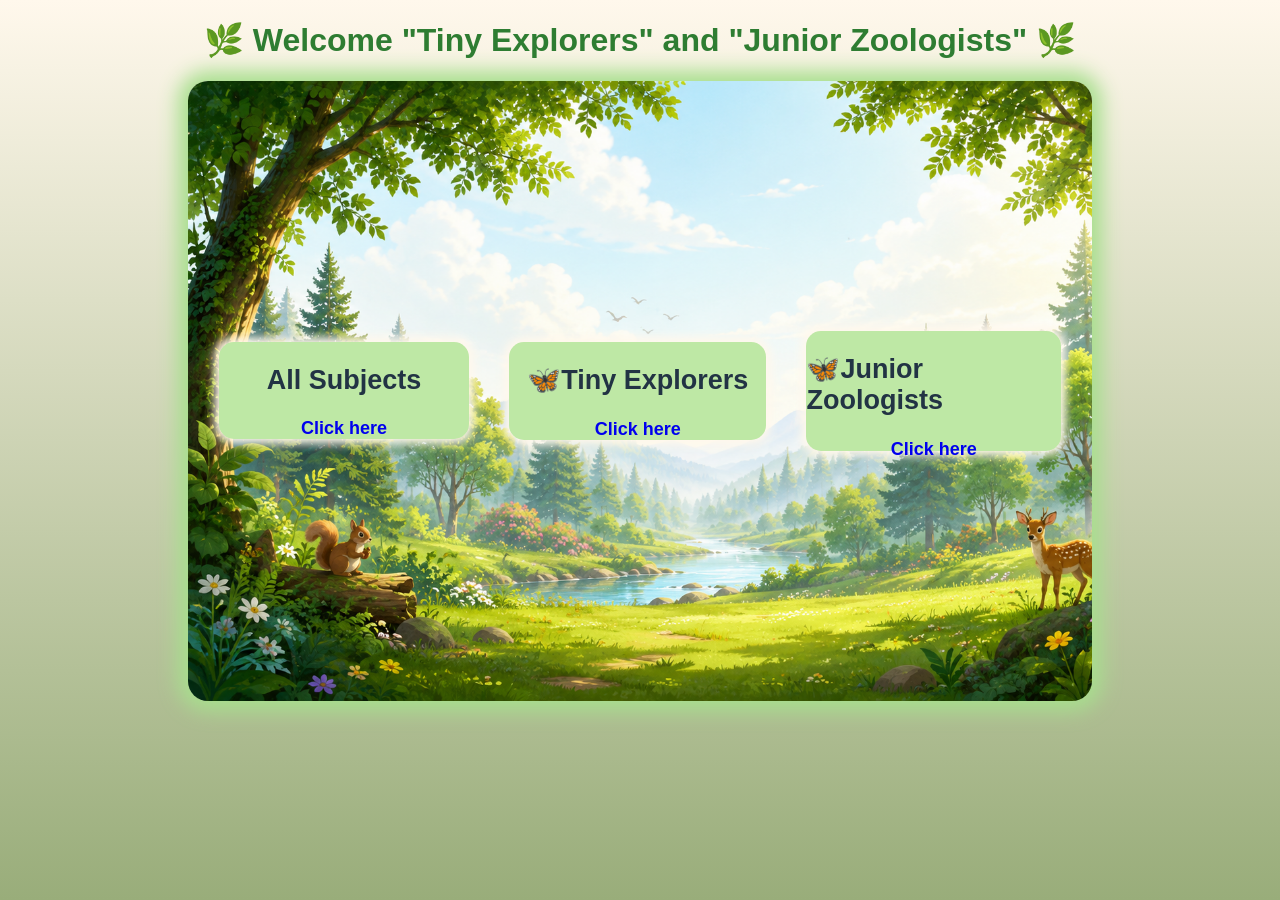
<file: index.html>
<!DOCTYPE html>
<html>
    <head>
        <title>Homepage</title>
        <meta charset="UTF-8">
        <meta name="viewport" content="width=device-width, initial-scale=1.0">
        <link rel="stylesheet" href="assets/css/style.css">
    </head>
    <body class="indexbody">
    <header class="indexheader">
        <h1 class="indexh1">Welcome "Tiny Explorers" and "Junior Zoologists"</h1>
    </header>
    <div class="indexcontainer">
        <div class="indexdiv">
            <h2>All Subjects</h2>
            <a href="../subjects/subs.html">Click here</a>
        </div>
        <div class="indexdiv extra">
            <h2 class="indexh2">Tiny Explorers</h2>
            <a href="tiny-explorers/index.html">Click here</a>
        </div>
        <div class="indexdiv space">
            <h2 class="indexh22">Junior Zoologists</h2>
            <a href="junior-zoologists/index.html">Click here</a>
        </div>
    </div>
    </body>
</html>
</file>
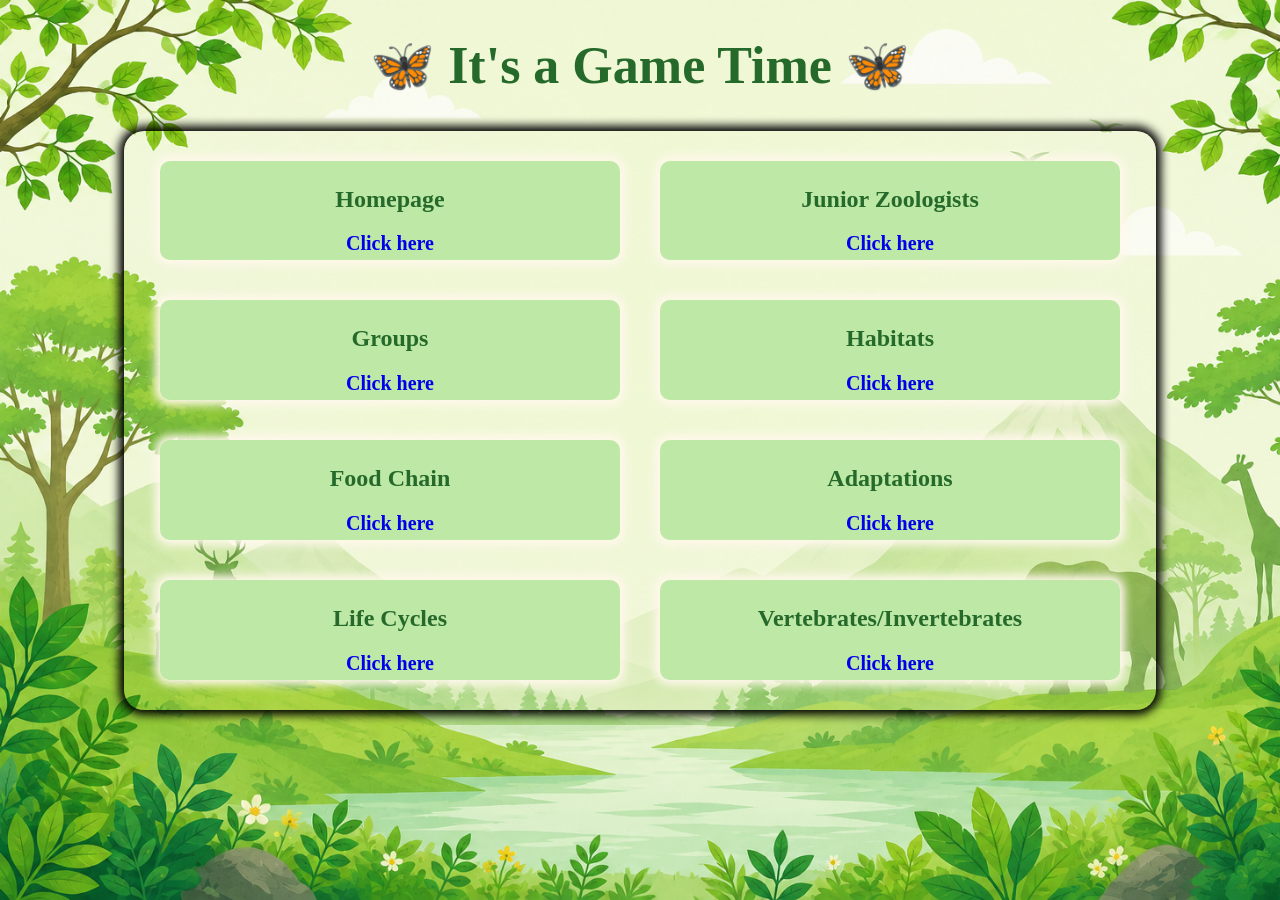
<file: junior-games/index.html>
<!DOCTYPE html>
<html>
    <head>
        <title>Junior Games</title>
        <meta charset="UTF-8">
        <meta name="viewport" content="width=device-width, initial-scale=1.0">
        <link rel="stylesheet" href="../assets/css/tiny-junior-index.css">
    </head>
    <body>
     <header>
        <h1 class="junior-game-h1">It's a Game Time</h1>
     </header>
        <div class="cards-container">
            <div  class="cards-div">
                <h2>Homepage</h2>
                <a href="../index.html">Click here</a>
            </div>
            <div  class="cards-div">
                <h2>Junior Zoologists </h2>
                <a href="../junior-zoologists/index.html">Click here</a>
            </div>
            <div class="cards-div">
                <h2>Groups</h2>
                <a href="groups-game.html">Click here</a>
            </div>
            <div  class="cards-div">
                <h2>Habitats</h2>
                <a href="habitats-game.html">Click here</a>
            </div>
            <div  class="cards-div">
                <h2>Food Chain</h2>
                <a href="foodchain-game.html">Click here</a>
            </div>
            <div  class="cards-div">
                <h2>Adaptations</h2>
                <a href="adaptations-game.html">Click here</a>
            </div>
            <div  class="cards-div">
                <h2>Life Cycles</h2>
                <a href="lifecycle-game.html">Click here</a>
            </div>
            <div  class="cards-div">
                <h2>Vertebrates/Invertebrates</h2>
                <a href="backbone-game.html">Click here</a>
            </div>
        </div>
    </body>
</html>
</file>
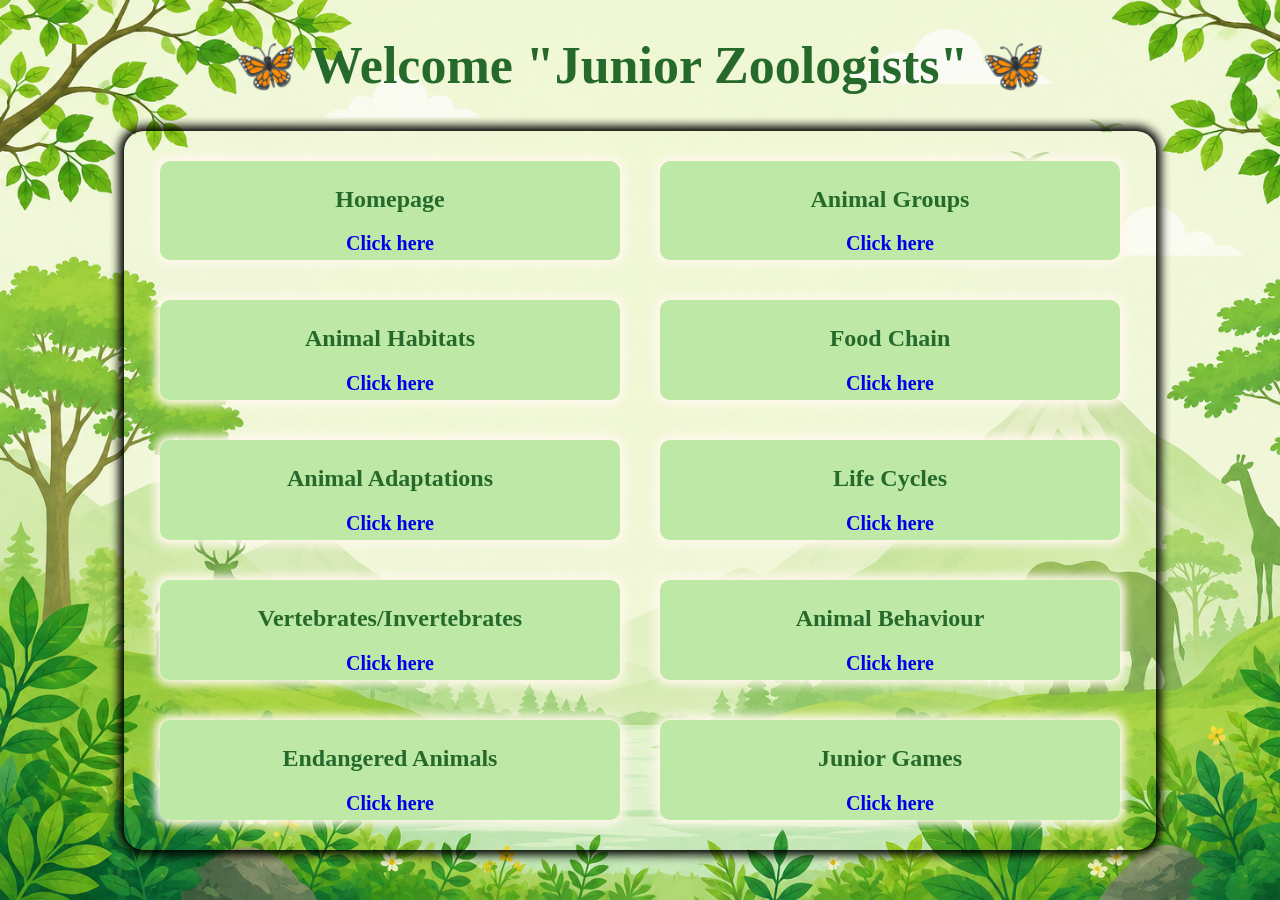
<file: junior-zoologists/index.html>
<!DOCTYPE html>
<html>
    <head>
        <title>Junior Zoologists</title>
        <meta charset="UTF-8">
        <meta name="viewport" content="width=device-width, initial-scale=1.0">
        <link rel="stylesheet" href="../assets/css/tiny-junior-index.css">
    </head>
    <body>
        <header>
            <h1>Welcome "Junior Zoologists"</h1>
        </header>
        <div class="cards-container">
        <div class="cards-div">
            <h2>Homepage</h2>
            <a href="../index.html">Click here</a>
        </div>
        <div class="cards-div">
            <h2>Animal Groups</h2>
            <a href="animal-groups.html">Click here</a>
        </div>
        <div class="cards-div">
            <h2>Animal Habitats</h2>
            <a href="animal-habitats.html">Click here</a>
        </div>
        <div class="cards-div">
            <h2>Food Chain</h2>
            <a href="food-chain.html">Click here</a>
        </div>
        <div class="cards-div">
            <h2>Animal Adaptations</h2>
            <a href="animal-adaptations.html">Click here</a>
        </div>
        <div class="cards-div">
            <h2>Life Cycles</h2>
            <a href="animal-lifecycles.html">Click here</a>
        </div>
        <div class="cards-div">
            <h2>Vertebrates/Invertebrates</h2>
            <a href="vertebrates-invertebrates.html">Click here</a>
        </div>
         <div class="cards-div">
            <h2>Animal Behaviour</h2>
            <a href="animal-behaviour.html">Click here</a>
        </div>
         <div class="cards-div">
            <h2>Endangered Animals</h2>
            <a href="endangered-animals.html">Click here</a>
         </div>
          <div class="cards-div">
            <h2>Junior Games</h2>
            <a href="../junior-games/index.html">Click here</a>
        </div>
    </div>
    </body>
</html>
</file>
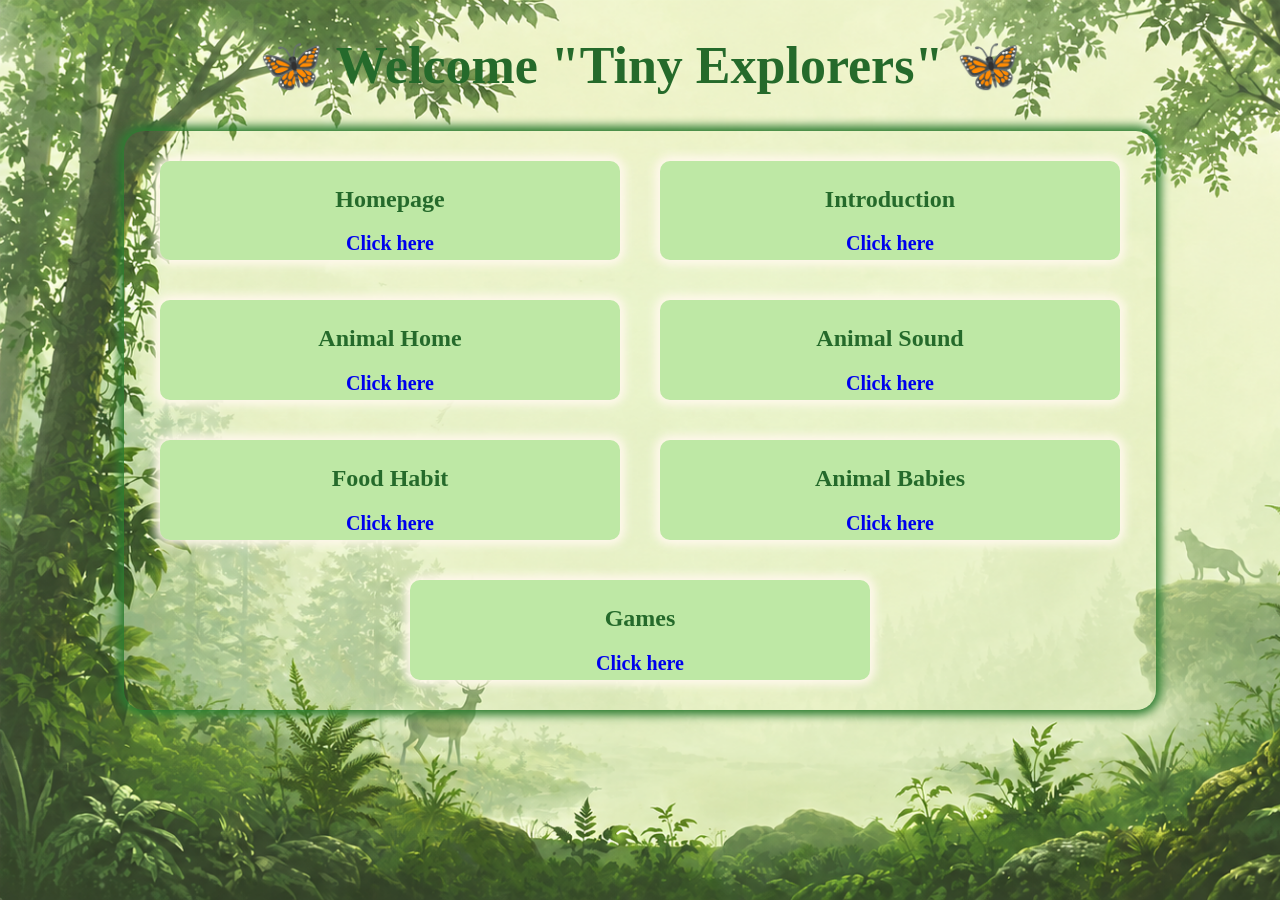
<file: tiny-explorers/index.html>
<!DOCTYPE html>
<html>
    <head>
        <title>Tiny Explorers</title>
        <meta charset="UTF-8">
        <meta name="viewport" content="width=device-width, initial-scale=1.0">
        <link rel="stylesheet" href="../assets/css/tiny-junior-index.css">
    </head>
    <body class="tiny-explorer">
        <header>
            <h1>Welcome "Tiny Explorers"</h1>
        </header>
        <div class="cards-container tiny-container-extra">
        <div class="cards-div">
            <h2>Homepage</h2>
            <a href="../index.html">Click here</a>
        </div>
        <div class="cards-div">
            <h2>Introduction</h2>
            <a href="animal-intro.html">Click here</a>
        </div>
        <div class="cards-div">
            <h2>Animal Home</h2>
            <a href="animal-home.html">Click here</a>
        </div>
        <div class="cards-div">
            <h2>Animal Sound</h2>
            <a href="animal-sound.html">Click here</a>
        </div>
        <div class="cards-div">
            <h2>Food Habit</h2>
            <a href="animal-food.html">Click here</a>
        </div>
        <div class="cards-div">
            <h2>Animal Babies</h2>
            <a href="animal-babies.html">Click here</a>
        </div>
        <div class="cards-div">
            <h2>Games</h2>
            <a href="../tiny-games/index.html">Click here</a>
        </div>
    </div>
    </body>
</html>
</file>
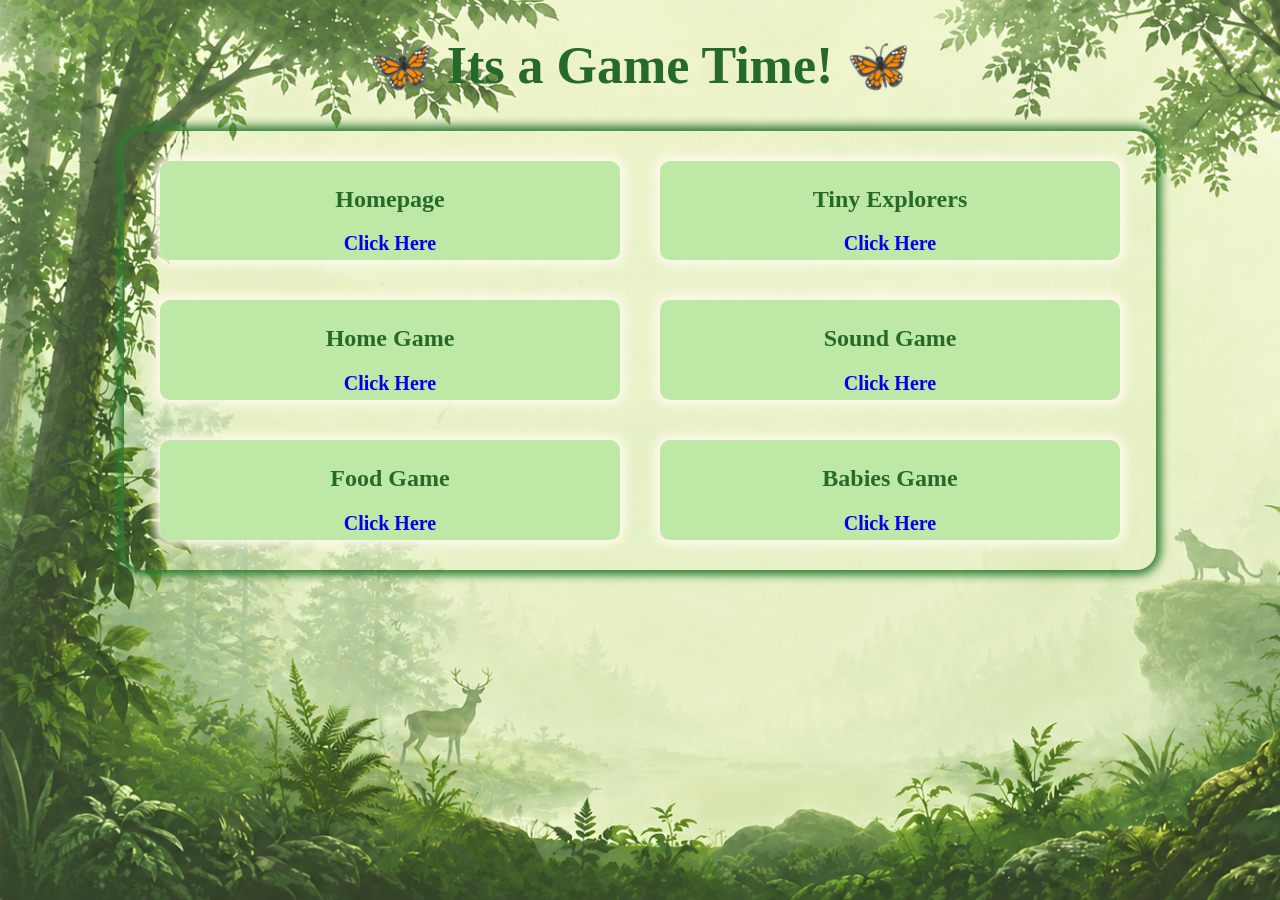
<file: tiny-games/index.html>
<!DOCTYPE html>
<html>
    <head>
        <title>Tiny Games</title>
        <meta charset="UTF-8">
        <meta name="viewport" content="width=device-width, initial-scale=1.0">
        <link rel="stylesheet" href="../assets/css/tiny-junior-index.css">
    </head>
    <body class="tiny-explorer">
      <header>
        <h1>Its a Game Time!</h1>
      </header>
      <div class="cards-container tiny-container-extra">
        <div class="cards-div">
            <h2>Homepage</h2>
            <a href="../index.html">Click Here</a>
        </div>
        <div class="cards-div">
            <h2>Tiny Explorers</h2>
            <a href="../tiny-explorers/index.html">Click Here</a>
        </div>
        <div class="cards-div">
            <h2>Home Game</h2>
            <a href="home-game.html">Click Here</a>
        </div>
        <div class="cards-div">
            <h2>Sound Game</h2>
            <a href="sound-game.html">Click Here</a>
        </div>
         <div class="cards-div">
            <h2>Food Game</h2>
            <a href="food-game.html">Click Here</a>
        </div>
        <div class="cards-div">
            <h2>Babies Game</h2>
            <a href="babies-game.html">Click Here</a>
        </div>
      </div>
    </body>
</html>
</file>
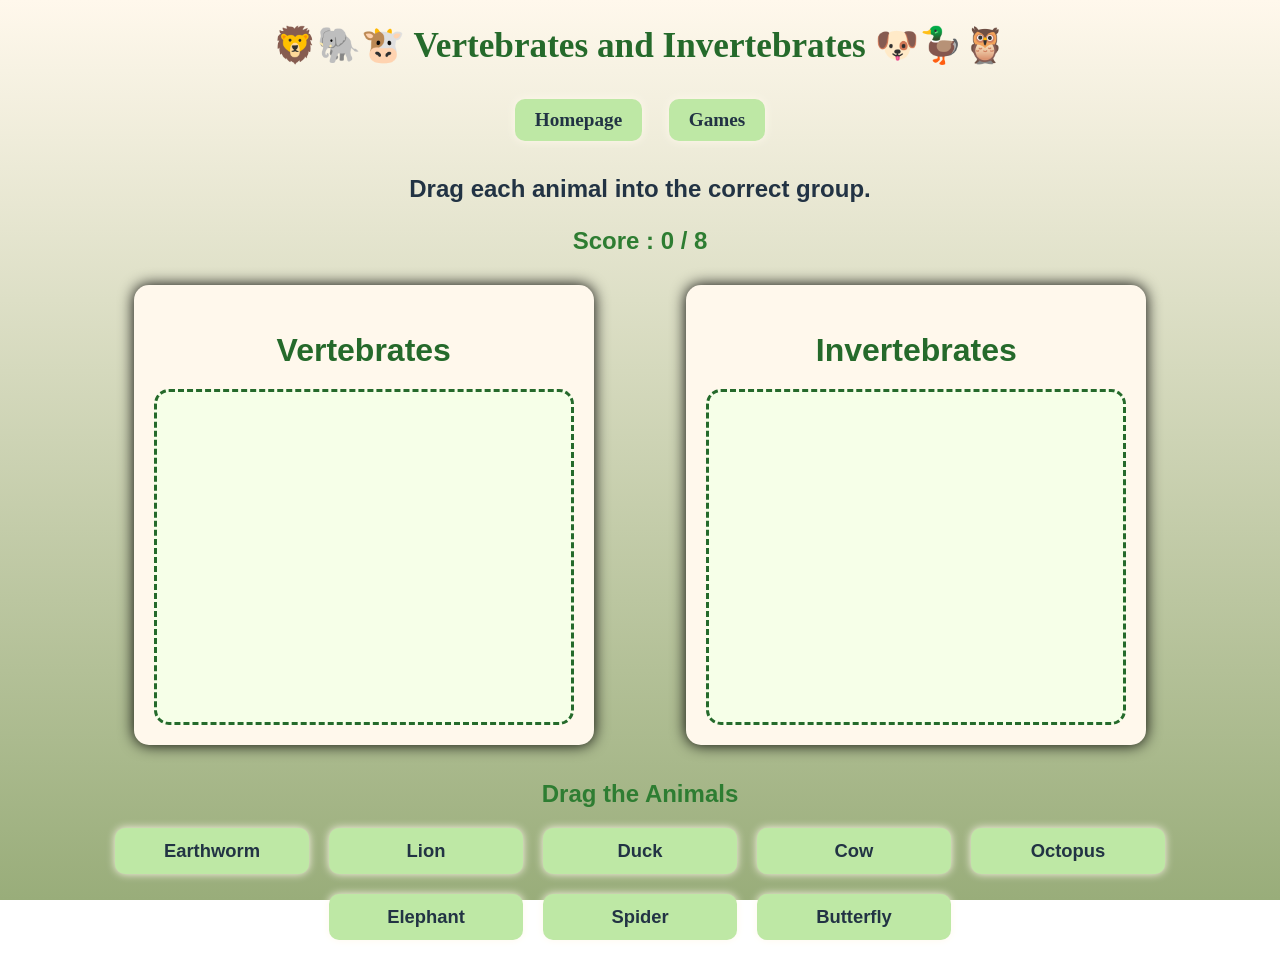
<file: junior-games/backbone-game.html>
<!DOCTYPE html>
<html lang="en">

<head>

    <meta charset="UTF-8">
    <meta name="viewport" content="width=device-width, initial-scale=1.0">

    <title>Vertebrates and Invertebrates Game</title>

    <link rel="stylesheet" href="../assets/css/junior-games.css">

</head>

<body>

<header class="junior-header">

<h1 class="junior-h1">
Vertebrates and Invertebrates
</h1>

<a class="junior-anchor" href="../index.html">Homepage</a>

<a class="junior-anchor" href="index.html">Games</a>

</header>

<p class="junior-para">
Drag each animal into the correct group.
</p>

<h2 id="score">
Score : 0 / 8
</h2>

<div class="classify-container">

    <!-- Vertebrates -->

    <div class="category">

        <h2 class="category-title">
            Vertebrates
        </h2>

        <div class="drop-zone big-zone"
             data-group="vertebrates">

        </div>

    </div>


    <!-- Invertebrates -->

    <div class="category">

        <h2 class="category-title">
            Invertebrates
        </h2>

        <div class="drop-zone big-zone"
             data-group="invertebrates">

        </div>

    </div>

</div>


<h2 class="drag-title">
Drag the Animals
</h2>

<div class="drag-container">

    <div class="drag-item"
         draggable="true"
         data-group="vertebrates">

        Lion

    </div>

    <div class="drag-item"
         draggable="true"
         data-group="invertebrates">

        Butterfly

    </div>

    <div class="drag-item"
         draggable="true"
         data-group="vertebrates">

        Cow

    </div>

    <div class="drag-item"
         draggable="true"
         data-group="invertebrates">

        Earthworm

    </div>

    <div class="drag-item"
         draggable="true"
         data-group="vertebrates">

        Duck

    </div>

    <div class="drag-item"
         draggable="true"
         data-group="invertebrates">

        Spider

    </div>

    <div class="drag-item"
         draggable="true"
         data-group="vertebrates">

        Elephant

    </div>

    <div class="drag-item"
         draggable="true"
         data-group="invertebrates">

        Octopus

    </div>

</div>

<h2 id="message"></h2>


<audio id="correctSound">
    <source src="../assets/sounds/correct.mp3" type="audio/mpeg">
</audio>

<audio id="wrongSound">
    <source src="../assets/sounds/wrong.mp3" type="audio/mpeg">
</audio>

<audio id="winSound">
    <source src="../assets/sounds/win.mp3" type="audio/mpeg">
</audio>
<!-- Wrong Answer -->
 <div id="customAlert" class="custom-alert">
    <div class="alert-box">
        <p id="alertText"></p>
        <button onclick="closeAlert()">OK</button>
    </div>
</div>

<script src="../assets/javascript/junior-games-sort.js"></script>

</body>

</html>
</file>
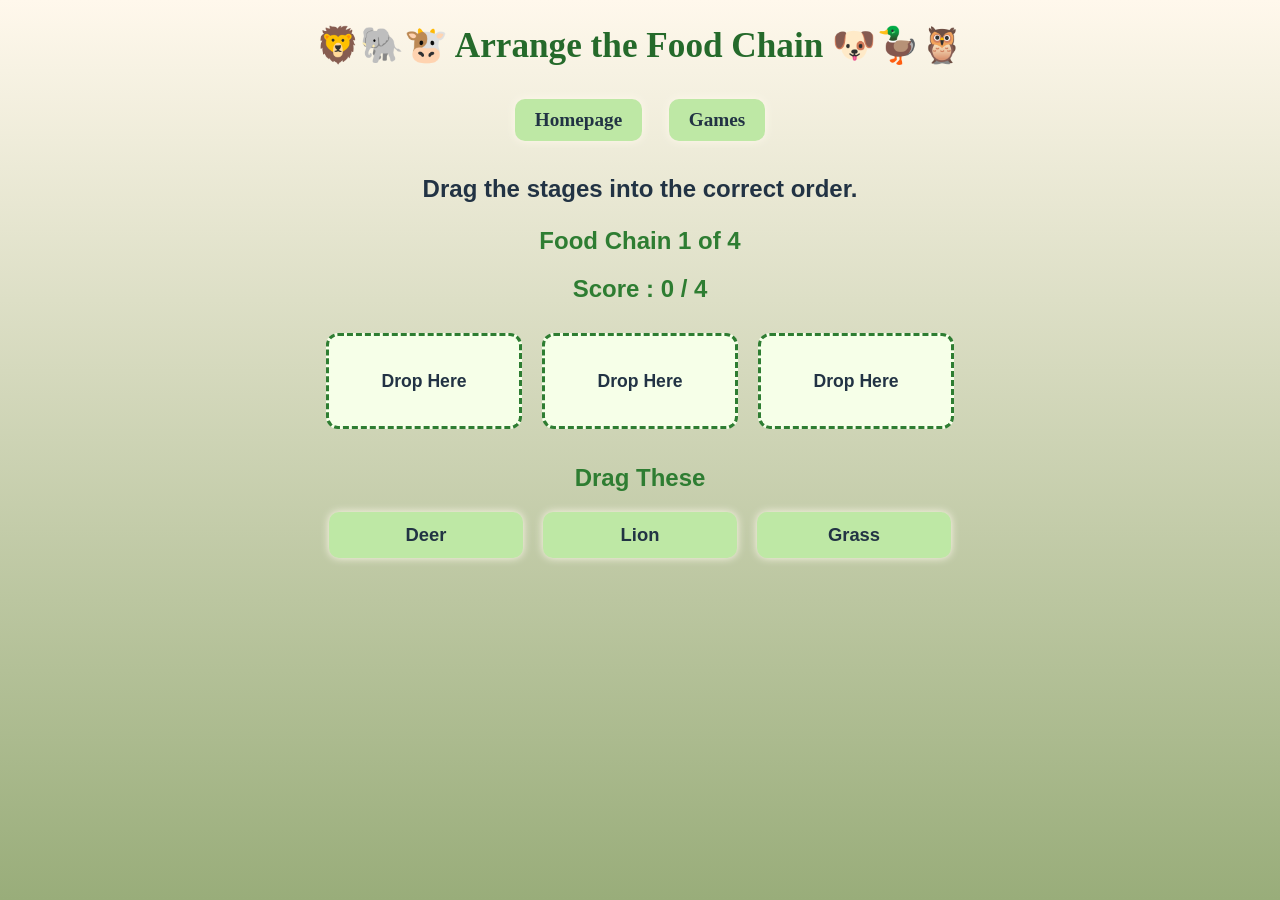
<file: junior-games/foodchain-game.html>
<!DOCTYPE html>
<html lang="en">

<head>

<meta charset="UTF-8">

<meta name="viewport"
content="width=device-width, initial-scale=1.0">

<title>Food Chain Game</title>

<link rel="stylesheet"
href="../assets/css/junior-games.css">

</head>

<body>

<header class="junior-header">

<h1 class="junior-h1">

Arrange the Food Chain

</h1>

<a class="junior-anchor"
href="../index.html">

Homepage

</a>

<a class="junior-anchor"
href="index.html">

Games

</a>

</header>

<p class="junior-para">

Drag the stages into the correct order.

</p>

<h2 id="chainTitle">

Food Chain 1 of 4

</h2>

<h2 id="score">

Score : 0 / 4

</h2>


<div class="order-container">

<div class="order-box"
data-stage="1">

Drop Here

</div>

<div class="order-box"
data-stage="2">

Drop Here

</div>

<div class="order-box"
data-stage="3">

Drop Here

</div>

<div class="order-box"
data-stage="4">

Drop Here

</div>

<div class="order-box"
data-stage="5">

Drop Here

</div>

</div>


<h2 class="drag-title">

Drag These

</h2>

<div class="drag-container"
id="dragContainer">

<!-- JavaScript will load the words here -->

</div>


<div style="text-align:center; margin-top:30px;">

<button id="nextButton"
style="display:none;">

Next Food Chain ▶

</button>

</div>


<h2 id="message"></h2>


<audio id="correctSound">

<source
src="../assets/sounds/correct.mp3"
type="audio/mpeg">

</audio>


<audio id="wrongSound">

<source
src="../assets/sounds/wrong.mp3"
type="audio/mpeg">

</audio>


<audio id="winSound">

<source
src="../assets/sounds/win.mp3"
type="audio/mpeg">

</audio>
<!-- Wrong Answer -->
 <div id="customAlert" class="custom-alert">
    <div class="alert-box">
        <p id="alertText"></p>
        <button onclick="closeAlert()">OK</button>
    </div>
</div>


<script src="../assets/javascript/junior-games-foodchain-order.js"></script>

</body>

</html>
</file>
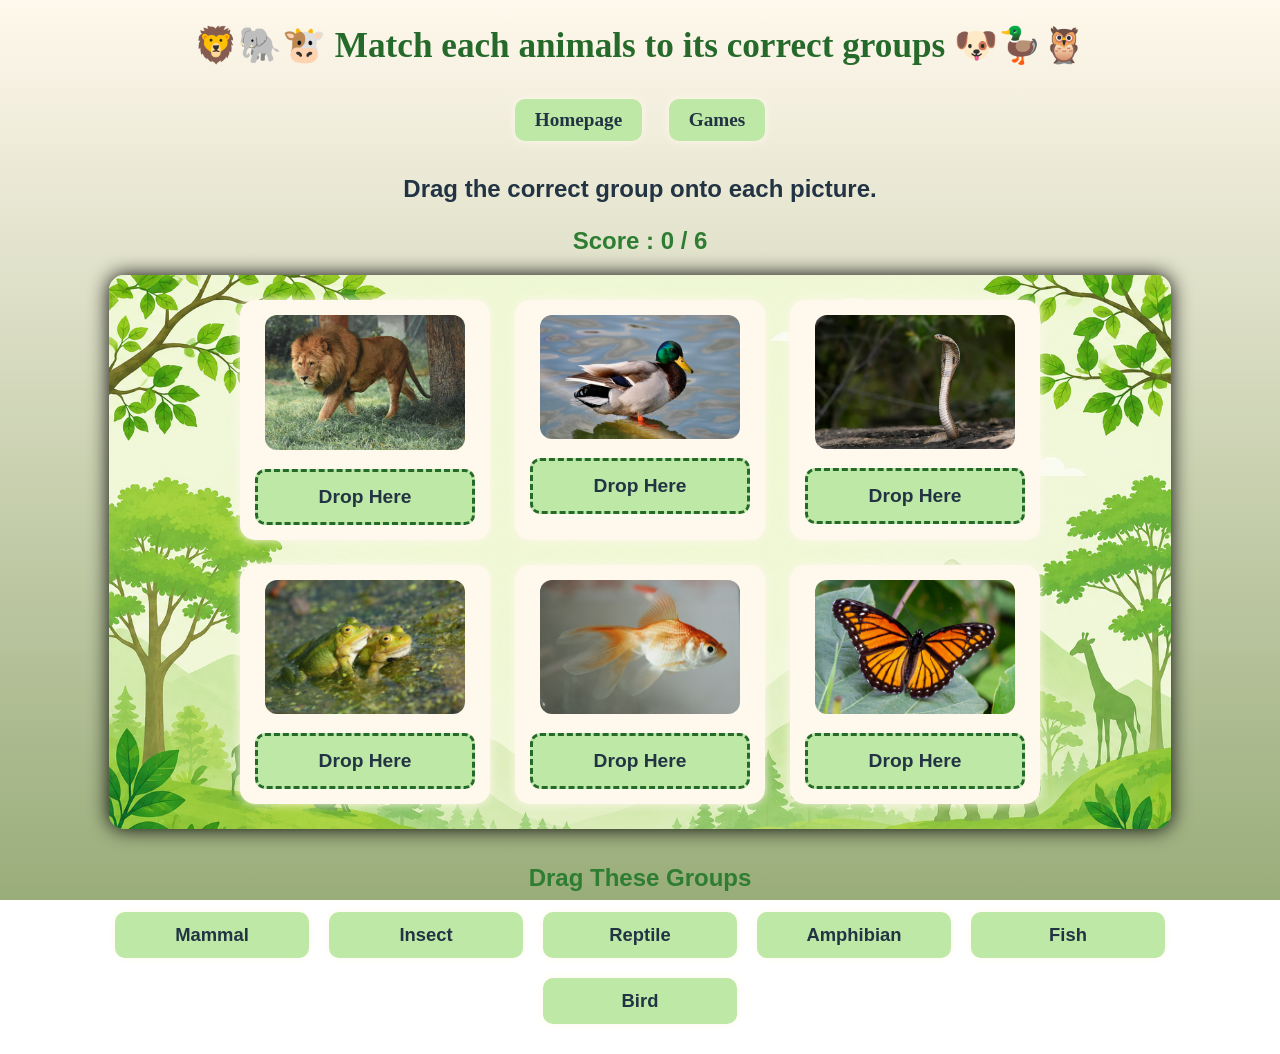
<file: junior-games/groups-game.html>
<!DOCTYPE html>
<html lang="en">

<head>
    <meta charset="UTF-8">
    <meta name="viewport" content="width=device-width, initial-scale=1.0">
    <title>Groups Game</title>

    <link rel="stylesheet" href="../assets/css/junior-games.css">
</head>

<body>

    <header class="junior-header">
        <h1 class="junior-h1">Match each animals to its correct groups</h1>

        <a class="junior-anchor" href="../../index.html">Homepage</a>
        <a class="junior-anchor" href="index.html">Games</a>
    </header>

    <p class="junior-para">
        Drag the correct group onto each picture.
    </p>

    <h2 id="score">Score : 0 / 6</h2>

    <div class="junior-container">

        <!-- Lion -->
        <div class="junior-div">
            <img src="../assets/images/animals/lion-mammal.jpg" alt="Lion"
                class="junior-image">

            <div class="drop-zone"
                data-answer="mammal">
                Drop Here
            </div>
        </div>

        <!-- Duck -->
        <div class="junior-div">
            <img src="../assets/images/animals/duck-bird.jpg" alt="Duck"
                class="junior-image">

            <div class="drop-zone"
                data-answer="bird">
                Drop Here
            </div>
        </div>

        <!-- Snake -->
        <div class="junior-div">
            <img src="../assets/images/animals/snake-reptile.jpg" alt="Snake"
                class="junior-image">

            <div class="drop-zone"
                data-answer="reptile">
                Drop Here
            </div>
        </div>

        <!-- Amphibian -->
        <div class="junior-div">
            <img src="../assets/images/animals/frog-amphibian.jpg" alt="Amphibian"
                class="junior-image">

            <div class="drop-zone"
                data-answer="amphibian">
                Drop Here
            </div>
        </div>

        <!-- Fish -->
        <div class="junior-div">
            <img src="../assets/images/animals/goldfish-fish.jpg" alt="Fish"
                class="junior-image">

            <div class="drop-zone"
                data-answer="fish">
                Drop Here
            </div>
        </div>

        <!-- Insect -->
        <div class="junior-div">
            <img src="../assets/images/animals/butterfly-insect.jpg" alt="Insect"
                class="junior-image">

            <div class="drop-zone"
                data-answer="insect">
                Drop Here
            </div>
        </div>

    </div>

    <h2 class="drag-title">
        Drag These Groups 
    </h2>

    <div class="drag-container">

        <div class="drag-item"
            draggable="true"
            data-name="mammal">
            Mammal
        </div>

        <div class="drag-item"
            draggable="true"
            data-name="bird">
            Bird
        </div>

        <div class="drag-item"
            draggable="true"
            data-name="reptile">
            Reptile
        </div>

        <div class="drag-item"
            draggable="true"
            data-name="amphibian">
            Amphibian
        </div>

        <div class="drag-item"
            draggable="true"
            data-name="fish">
            Fish
        </div>

        <div class="drag-item"
            draggable="true"
            data-name="insect">
            Insect
        </div>

    </div>

    <h2 id="message"></h2>

    <!-- Sounds -->
    <audio id="correctSound">
        <source src="../assets/sounds/correct.mp3" type="audio/mpeg">
    </audio>

    <audio id="wrongSound">
        <source src="../assets/sounds/wrong.mp3" type="audio/mpeg">
    </audio>

    <audio id="winSound">
        <source src="../assets/sounds/win.mp3" type="audio/mpeg">
    </audio>
    <!-- Wrong Answer -->
     <div id="customAlert" class="custom-alert">
    <div class="alert-box">
        <p id="alertText"></p>
        <button onclick="closeAlert()">OK</button>
    </div>
</div>

    <script src="../assets/javascript/general-games-match.js"></script>

</body>

</html>
</file>
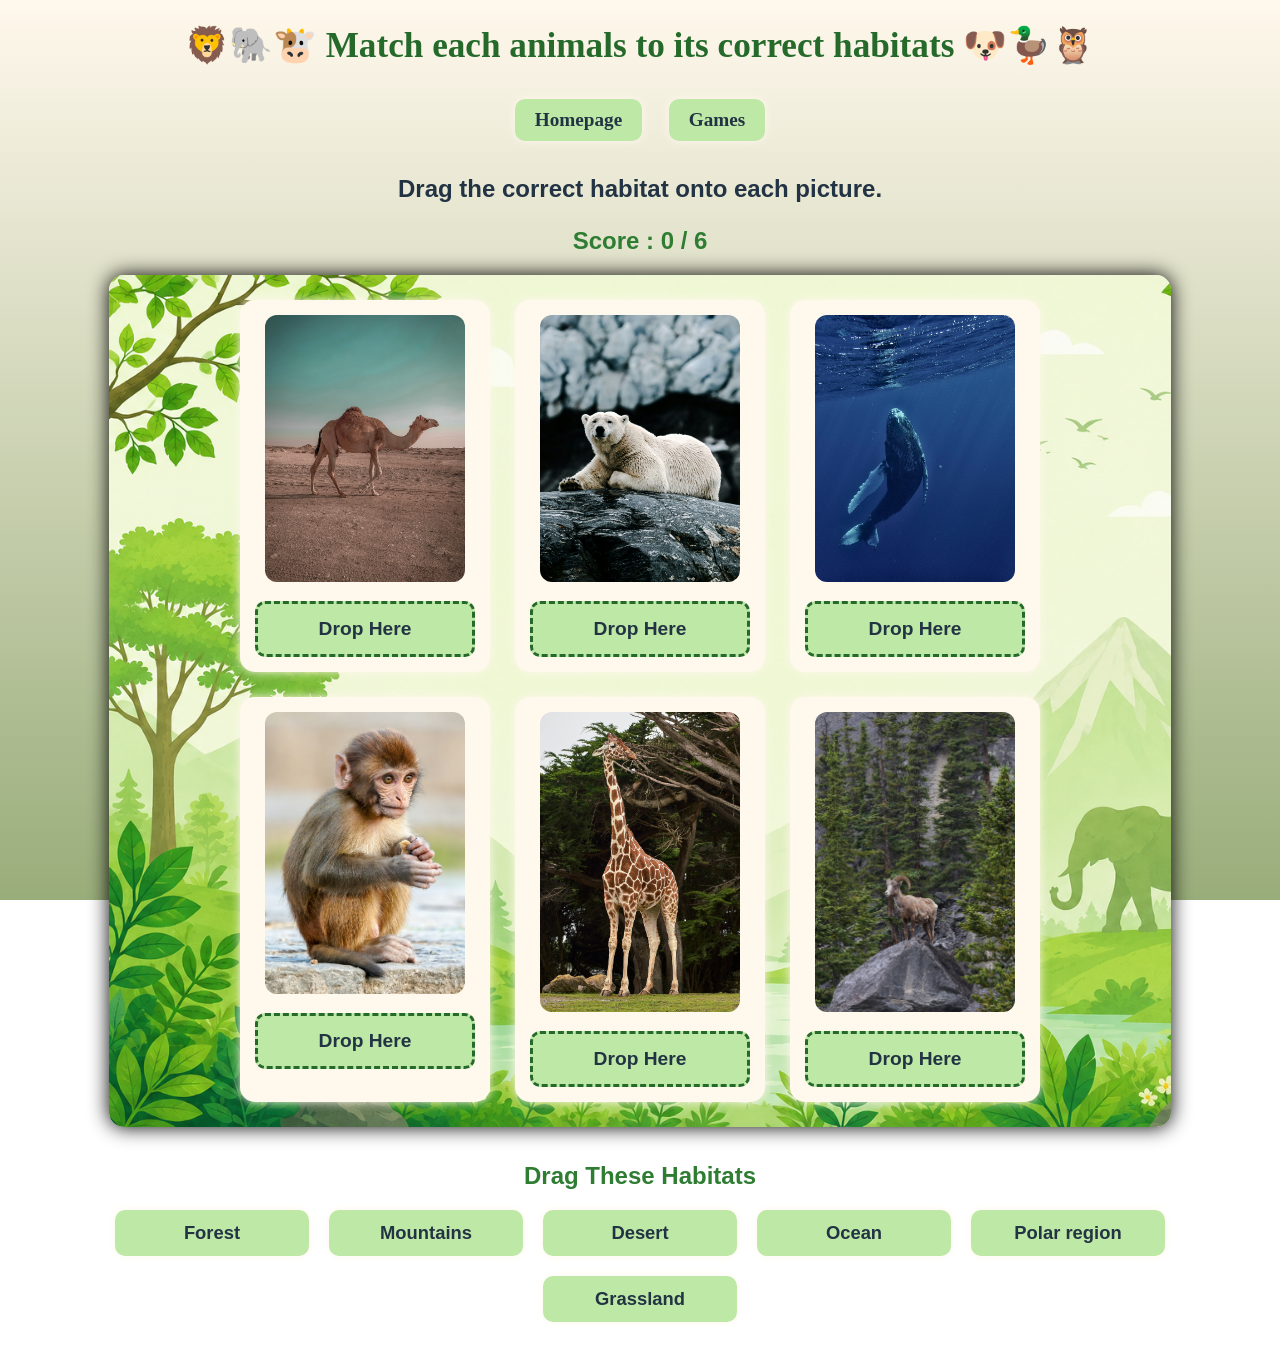
<file: junior-games/habitats-game.html>
<!DOCTYPE html>
<html lang="en">

<head>
    <meta charset="UTF-8">
    <meta name="viewport" content="width=device-width, initial-scale=1.0">
    <title>Habitats Game</title>

    <link rel="stylesheet" href="../assets/css/junior-games.css">
</head>

<body>

    <header class="junior-header">
        <h1 class="junior-h1">Match each animals to its correct habitats</h1>

        <a class="junior-anchor" href="../../index.html">Homepage</a>
        <a class="junior-anchor" href="index.html">Games</a>
    </header>

    <p class="junior-para">
        Drag the correct habitat onto each picture.
    </p>

    <h2 id="score">Score : 0 / 6</h2>

    <div class="junior-container">

        <!-- Camel -->
        <div class="junior-div">
            <img src="../assets/images/animals/camel-desert.jpg" alt="Camel"
                class="junior-image">

            <div class="drop-zone"
                data-answer="desert">
                Drop Here
            </div>
        </div>

        <!-- Polar Bear -->
        <div class="junior-div">
            <img src="../assets/images/animals/polarbear-polarregion.jpg" alt="Polar Bear"
                class="junior-image">

            <div class="drop-zone"
                data-answer="polar-region">
                Drop Here
            </div>
        </div>

        <!-- Whale -->
        <div class="junior-div">
            <img src="../assets/images/animals/whale-ocean.jpg" alt="Whale"
                class="junior-image">

            <div class="drop-zone"
                data-answer="ocean">
                Drop Here
            </div>
        </div>

        <!-- Monkey -->
        <div class="junior-div">
            <img src="../assets/images/animals/monkey-forest.jpg" alt="Monkey"
                class="junior-image">

            <div class="drop-zone"
                data-answer="forest">
                Drop Here
            </div>
        </div>

        <!-- Giraffe -->
        <div class="junior-div">
            <img src="../assets/images/animals/giraffe-grassland.jpg" alt="Giraffe"
                class="junior-image">

            <div class="drop-zone"
                data-answer="grassland">
                Drop Here
            </div>
        </div>

        <!-- Mountain Goat -->
        <div class="junior-div">
            <img src="../assets/images/animals/mountaingoat-mountains.jpg" alt="Goat"
                class="junior-image">

            <div class="drop-zone"
                data-answer="mountains">
                Drop Here
            </div>
        </div>

    </div>

    <h2 class="drag-title">
        Drag These Habitats
    </h2>

    <div class="drag-container">

        <div class="drag-item"
            draggable="true"
            data-name="desert">
            Desert
        </div>

        <div class="drag-item"
            draggable="true"
            data-name="polar-region">
            Polar region
        </div>

        <div class="drag-item"
            draggable="true"
            data-name="ocean">
            Ocean
        </div>

        <div class="drag-item"
            draggable="true"
            data-name="forest">
            Forest
        </div>

        <div class="drag-item"
            draggable="true"
            data-name="grassland">
            Grassland
        </div>

        <div class="drag-item"
            draggable="true"
            data-name="mountains">
            Mountains
        </div>

    </div>

    <h2 id="message"></h2>

    <!-- Sounds -->
    <audio id="correctSound">
        <source src="../assets/sounds/correct.mp3" type="audio/mpeg">
    </audio>

    <audio id="wrongSound">
        <source src="../assets/sounds/wrong.mp3" type="audio/mpeg">
    </audio>

    <audio id="winSound">
        <source src="../assets/sounds/win.mp3" type="audio/mpeg">
    </audio>
    <!-- Wrong Answer -->
     <div id="customAlert" class="custom-alert">
    <div class="alert-box">
        <p id="alertText"></p>
        <button onclick="closeAlert()">OK</button>
    </div>
</div>

    <script src="../assets/javascript/general-games-match.js"></script>

</body>

</html>
</file>
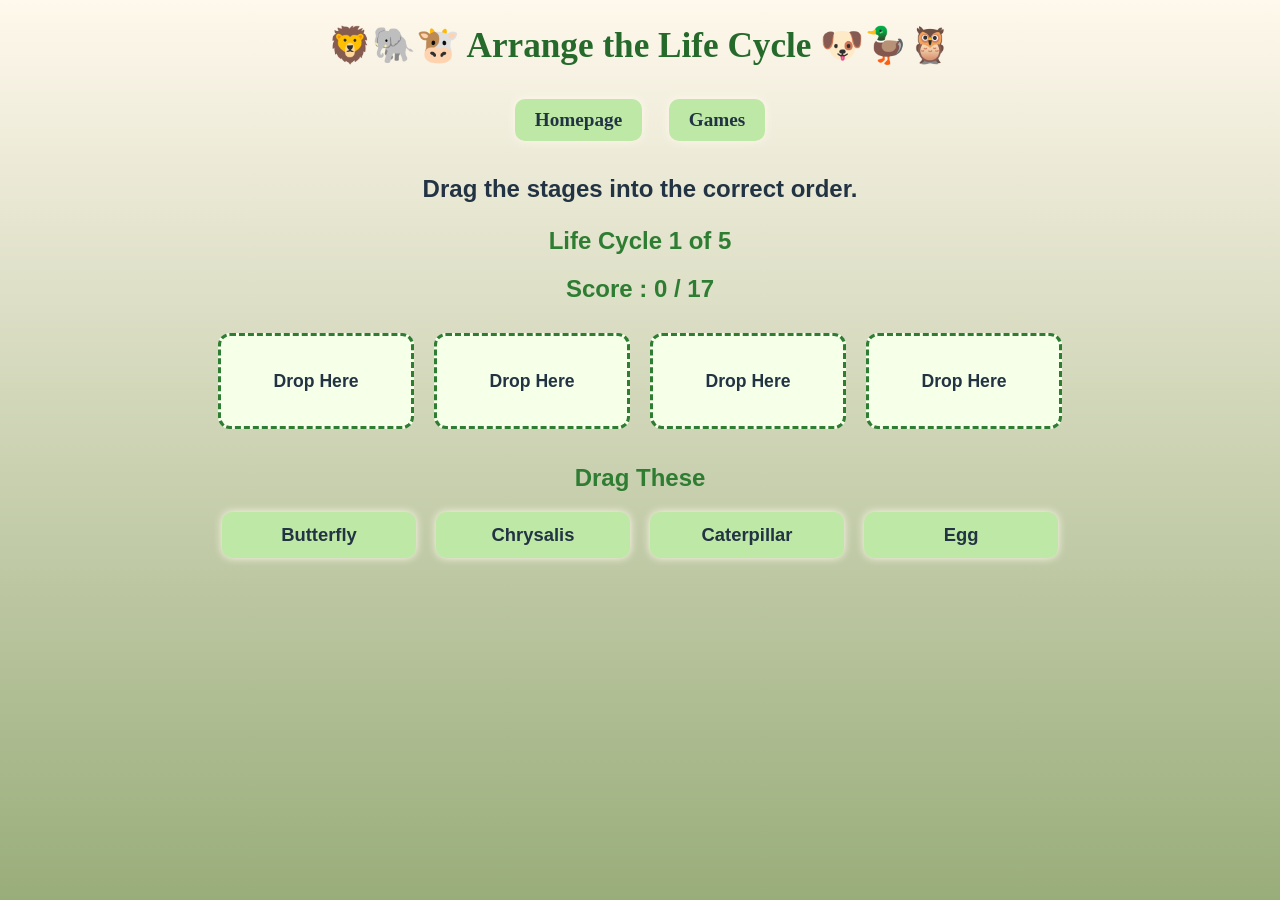
<file: junior-games/lifecycle-game.html>
<!DOCTYPE html>
<html lang="en">

<head>

    <meta charset="UTF-8">

    <meta name="viewport"
          content="width=device-width, initial-scale=1.0">

    <title>Life Cycle Game</title>

    <link rel="stylesheet"
          href="../assets/css/junior-games.css">

</head>

<body>

<header class="junior-header">

    <h1 class="junior-h1">
        Arrange the Life Cycle
    </h1>

    <a class="junior-anchor"
       href="../index.html">
        Homepage
    </a>

    <a class="junior-anchor"
       href="index.html">
        Games
    </a>

</header>

<p class="junior-para">

    Drag the stages into the correct order.

</p>

<h2 id="cycleTitle">

    Life Cycle 1 of 5

</h2>

<h2 id="score">

    Score : 0 / 17

</h2>


<div class="order-container">

    <div class="order-box"
         data-stage="1">

        Drop Here

    </div>

    <div class="order-box"
         data-stage="2">

        Drop Here

    </div>

    <div class="order-box"
         data-stage="3">

        Drop Here

    </div>

    <div class="order-box"
         data-stage="4">

        Drop Here

    </div>

</div>


<h2 class="drag-title">

    Drag These

</h2>

<div class="drag-container"
     id="dragContainer">

    <!-- JavaScript loads the stages here -->

</div>


<div style="text-align:center; margin-top:30px;">

    <button id="nextButton"
            style="display:none;">

        Next Life Cycle ▶

    </button>

</div>


<h2 id="message"></h2>


<audio id="correctSound">

    <source src="../assets/sounds/correct.mp3"
            type="audio/mpeg">

</audio>


<audio id="wrongSound">

    <source src="../assets/sounds/wrong.mp3"
            type="audio/mpeg">

</audio>


<audio id="winSound">

    <source src="../assets/sounds/win.mp3"
            type="audio/mpeg">

</audio>
<!-- Wrong Answer -->
<div id="customAlert" class="custom-alert">
    <div class="alert-box">
        <p id="alertText"></p>
        <button onclick="closeAlert()">OK</button>
    </div>
</div>
<script src="../assets/javascript/junior-games-lifecycle-order.js"></script>

</body>

</html>
</file>
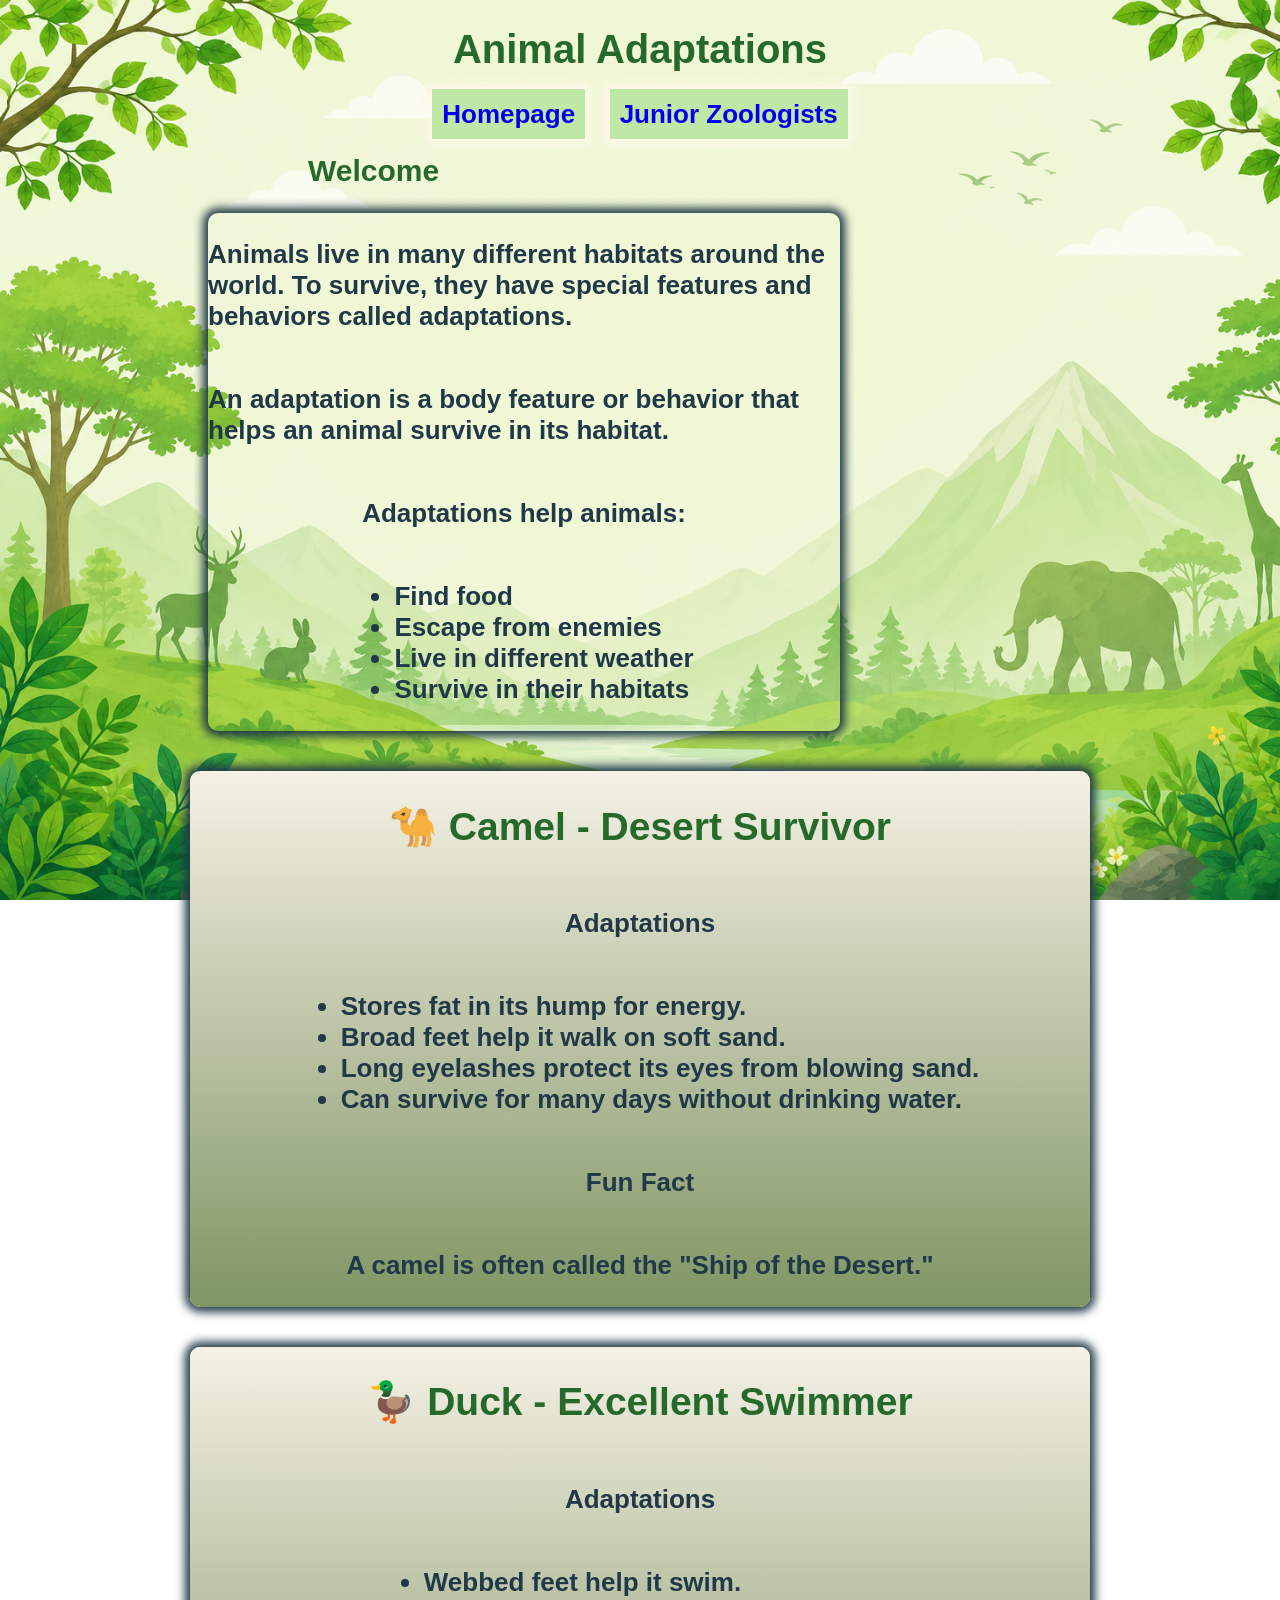
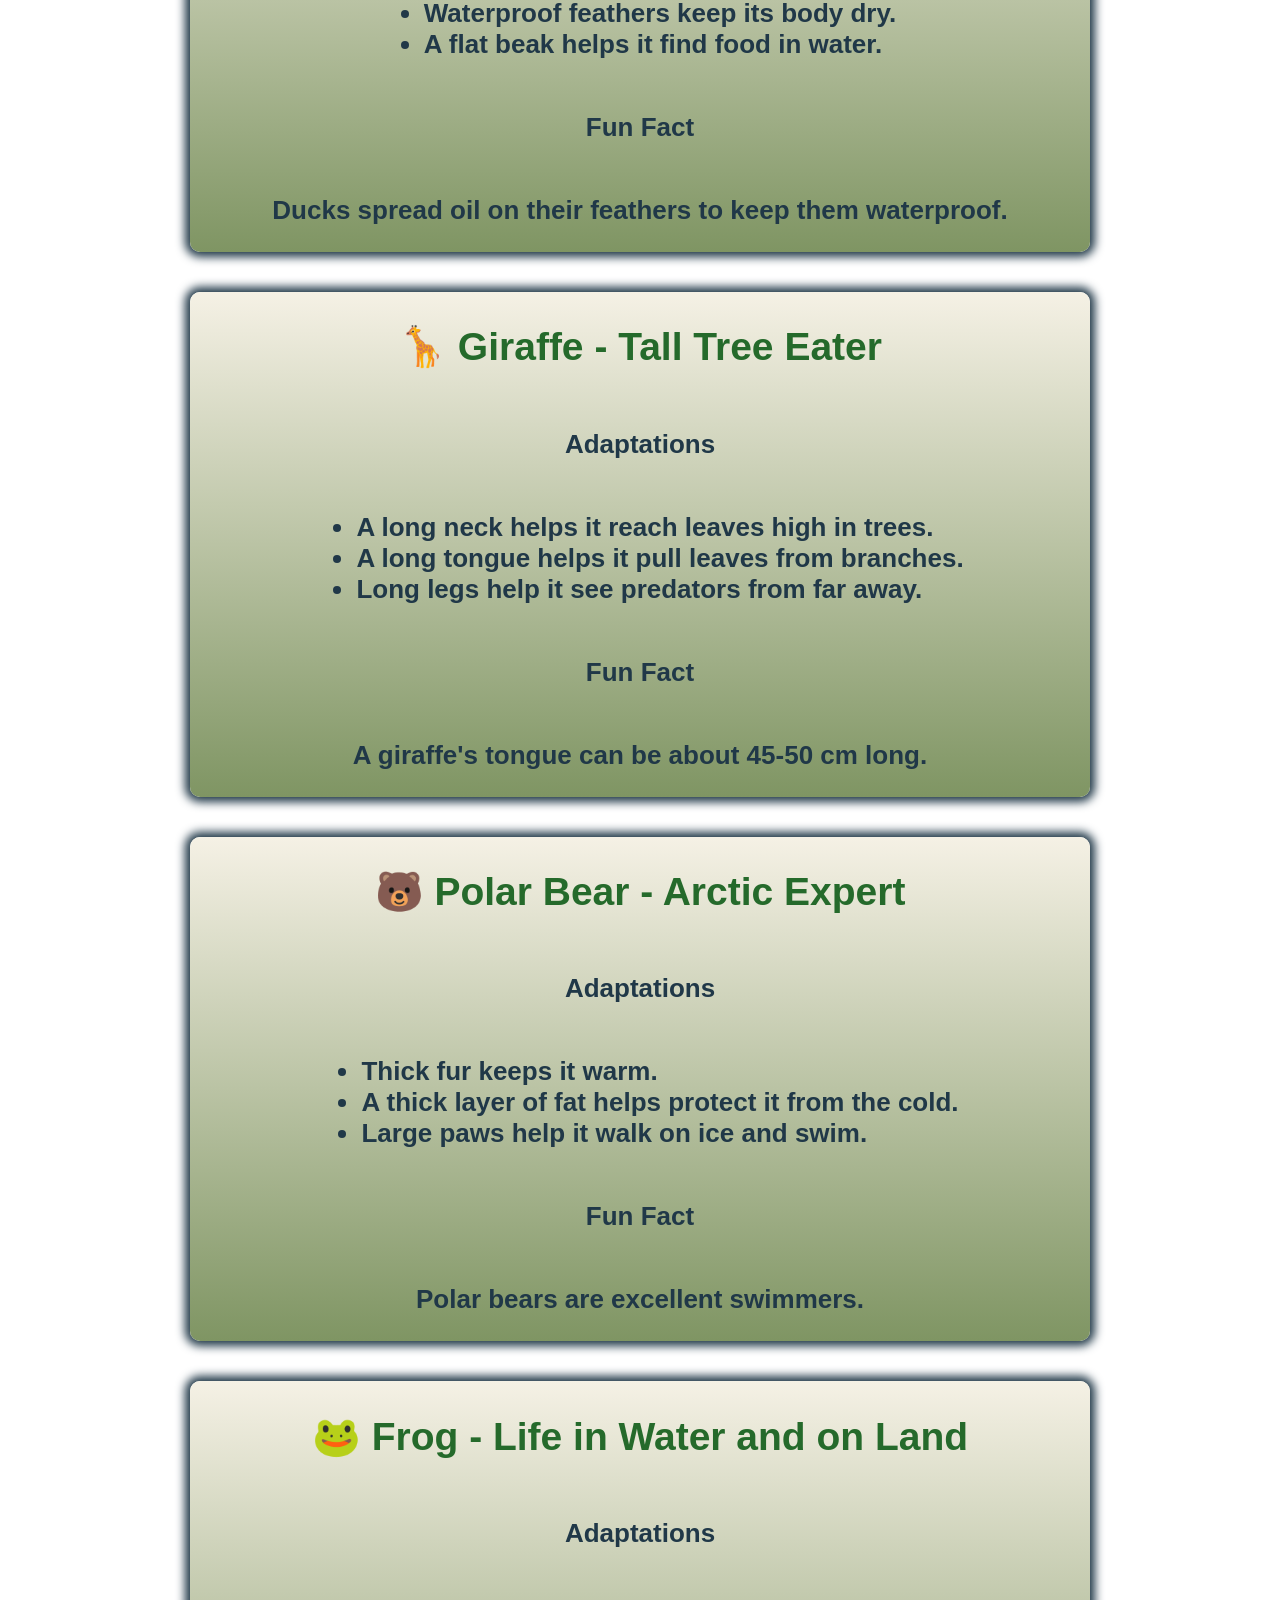
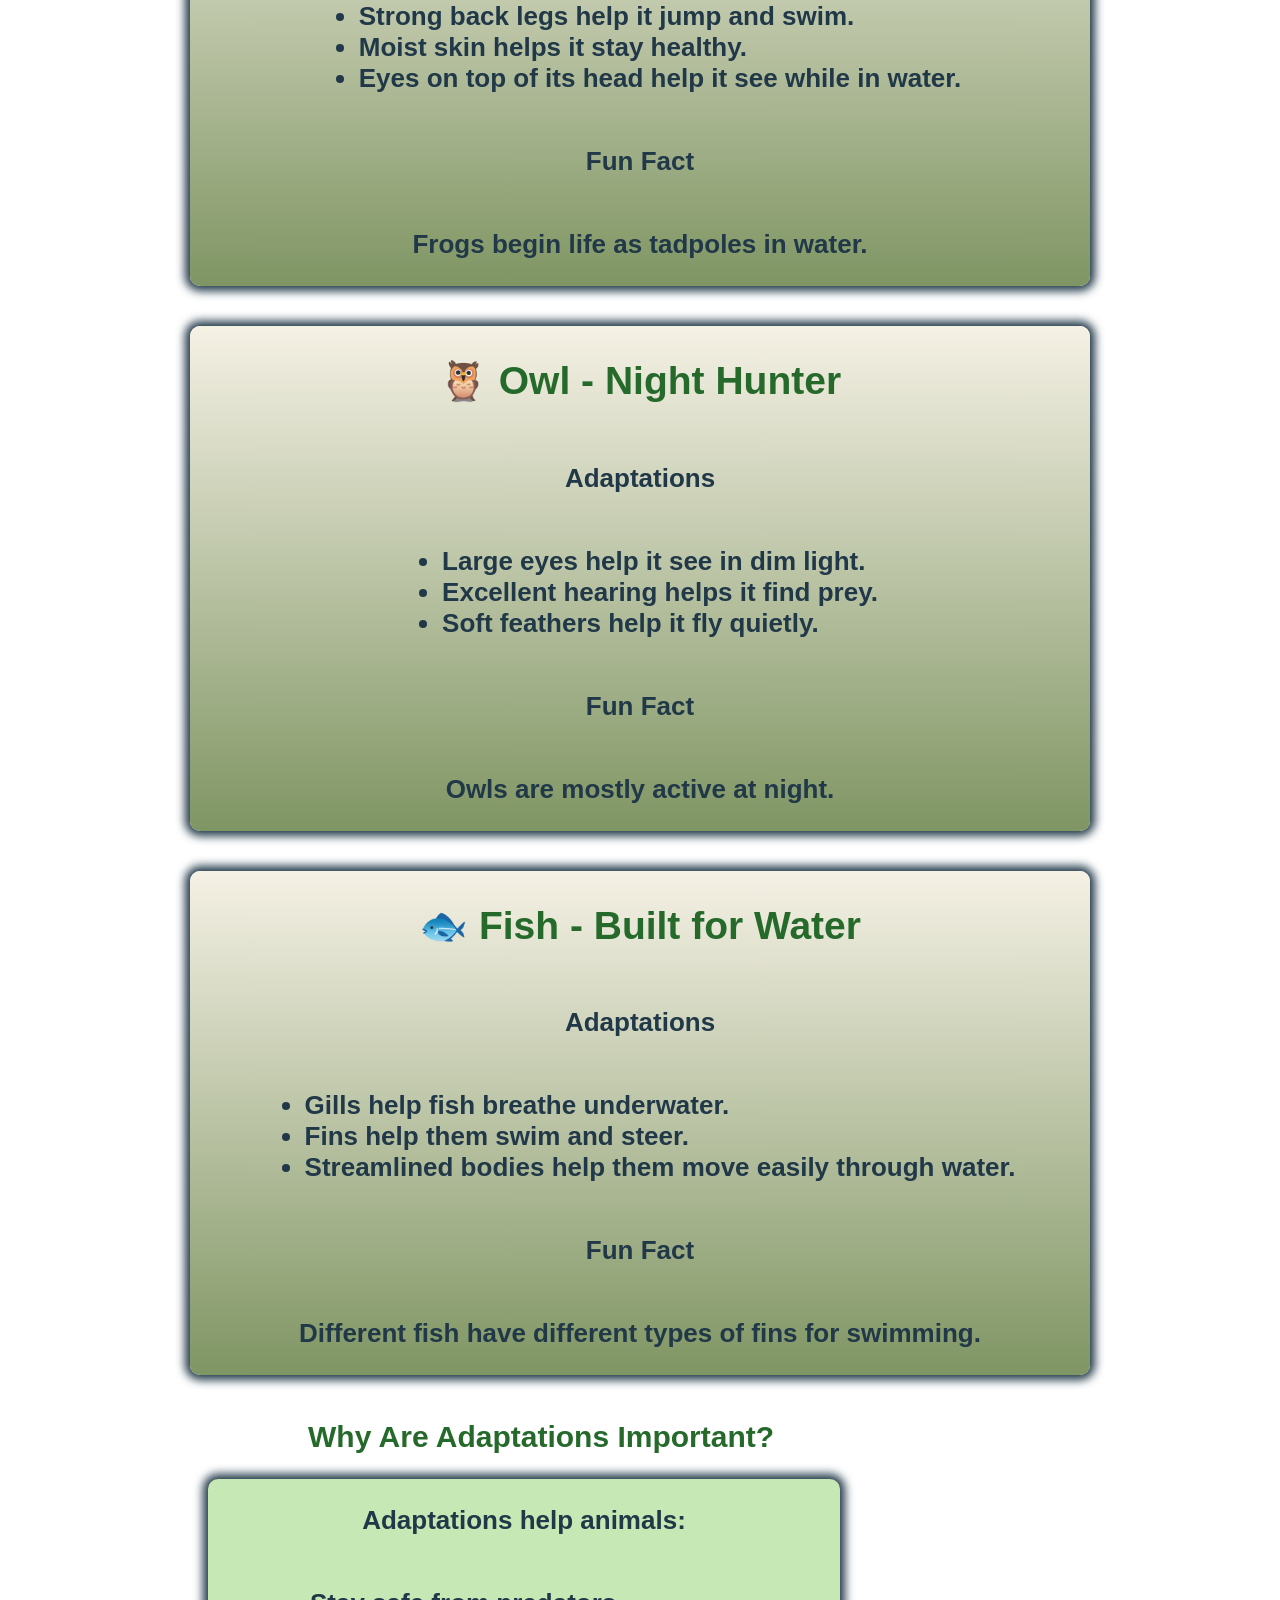
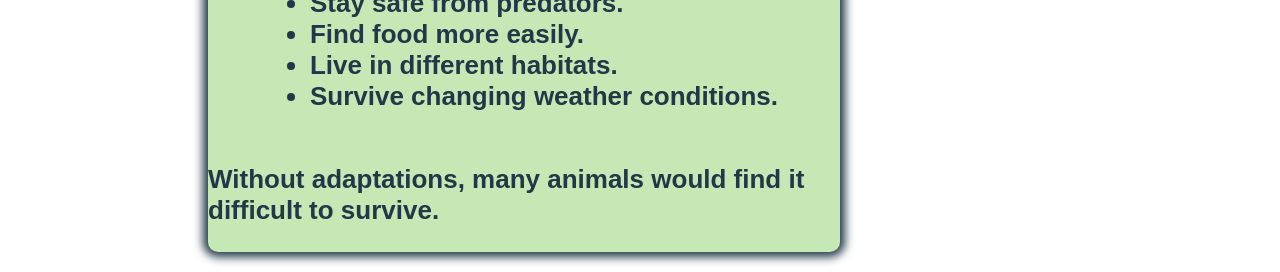
<file: junior-zoologists/animal-adaptations.html>
<!DOCTYPE html>
<html>
    <head>
        <title>Animal Adaptations</title>
        <meta charset="UTF-8">
        <meta name="viewport" content="width=device-width, initial-scale=1.0">
        <link rel="stylesheet" href="../assets/css/junior-zoologists.css">
    </head>
    <body>
       <header>
          <h1>Animal Adaptations</h1>
          <a href="../index.html">Homepage</a>
          <a href="index.html">Junior Zoologists</a>
       </header>
        <h2 class="side-container-h2">Welcome</h2>
        <div class="side-container">
        <p>Animals live in many different habitats around the world. To survive, they have special features and behaviors called adaptations.</p>
        <p>An adaptation is a body feature or behavior that helps an animal survive in its habitat.</p>
        <p>Adaptations help animals:</p>
            <ul>
                <li>Find food</li>
                <li>Escape from enemies</li>
                <li>Live in different weather</li>
                <li>Survive in their habitats</li>
            </ul>
       </div>
       <div class="main-container">
        <div class="card-container">
            <h2>🐪 Camel - Desert Survivor</h2>
            <p>Adaptations</p>
                <ul>
                    <li>Stores fat in its hump for energy.</li>
                    <li>Broad feet help it walk on soft sand.</li>
                    <li>Long eyelashes protect its eyes from blowing sand.</li>
                    <li>Can survive for many days without drinking water.</li>
                </ul>
            <p>Fun Fact</p>
            <p>A camel is often called the "Ship of the Desert."</p>
        </div>
        <div class="card-container">
            <h2>🦆 Duck - Excellent Swimmer</h2>
            <p>Adaptations</p>
                <ul>
                    <li>Webbed feet help it swim.</li>
                    <li>Waterproof feathers keep its body dry.</li>
                    <li>A flat beak helps it find food in water.</li>
                </ul>
            <p>Fun Fact</p>
            <p>Ducks spread oil on their feathers to keep them waterproof.</p>
        </div>
        <div class="card-container">
            <h2>🦒 Giraffe - Tall Tree Eater</h2>
            <p>Adaptations</p>
                <ul>
                    <li>A long neck helps it reach leaves high in trees.</li>
                    <li>A long tongue helps it pull leaves from branches.</li>
                    <li>Long legs help it see predators from far away.</li>
                </ul>
            <p>Fun Fact</p>
            <p>A giraffe's tongue can be about 45-50 cm long.</p>
        </div>
        <div class="card-container">
            <h2>🐻 Polar Bear - Arctic Expert</h2>
            <p>Adaptations</p>
                <ul>
                    <li>Thick fur keeps it warm.</li>
                    <li>A thick layer of fat helps protect it from the cold.</li>
                    <li>Large paws help it walk on ice and swim.</li>
                </ul>
            <p>Fun Fact</p>
            <p>Polar bears are excellent swimmers.</p>
        </div>
        <div class="card-container">
            <h2>🐸 Frog - Life in Water and on Land</h2>
            <p>Adaptations</p>
                <ul>
                    <li>Strong back legs help it jump and swim.</li>
                    <li>Moist skin helps it stay healthy.</li>
                    <li>Eyes on top of its head help it see while in water.</li>
                </ul>
            <p>Fun Fact</p>
            <p>Frogs begin life as tadpoles in water.</p>
        </div>
        <div class="card-container">
            <h2>🦉 Owl - Night Hunter</h2>
            <p>Adaptations</p>
                <ul>
                    <li>Large eyes help it see in dim light.</li>
                    <li>Excellent hearing helps it find prey.</li>
                    <li>Soft feathers help it fly quietly.</li>
                </ul>
            <p>Fun Fact</p>
            <p>Owls are mostly active at night.</p>
        </div>
        <div class="card-container">
            <h2>🐟 Fish - Built for Water</h2>
            <p>Adaptations</p>
                <ul>
                    <li>Gills help fish breathe underwater.</li>
                    <li>Fins help them swim and steer.</li>
                    <li>Streamlined bodies help them move easily through water.</li>
                </ul>
            <p>Fun Fact</p>
            <p>Different fish have different types of fins for swimming.</p>
        </div>
        </div>
            <h2 class="side-container-h2">Why Are Adaptations Important?</h2>
            <div class="side-container imp">
            <p>Adaptations help animals:</p>
                <ul>
                    <li>Stay safe from predators.</li>
                    <li>Find food more easily.</li>
                    <li>Live in different habitats.</li>
                    <li>Survive changing weather conditions.</li>
                </ul>
            <p>Without adaptations, many animals would find it difficult to survive.</p>
        </div>
    </body>
</html>
</file>
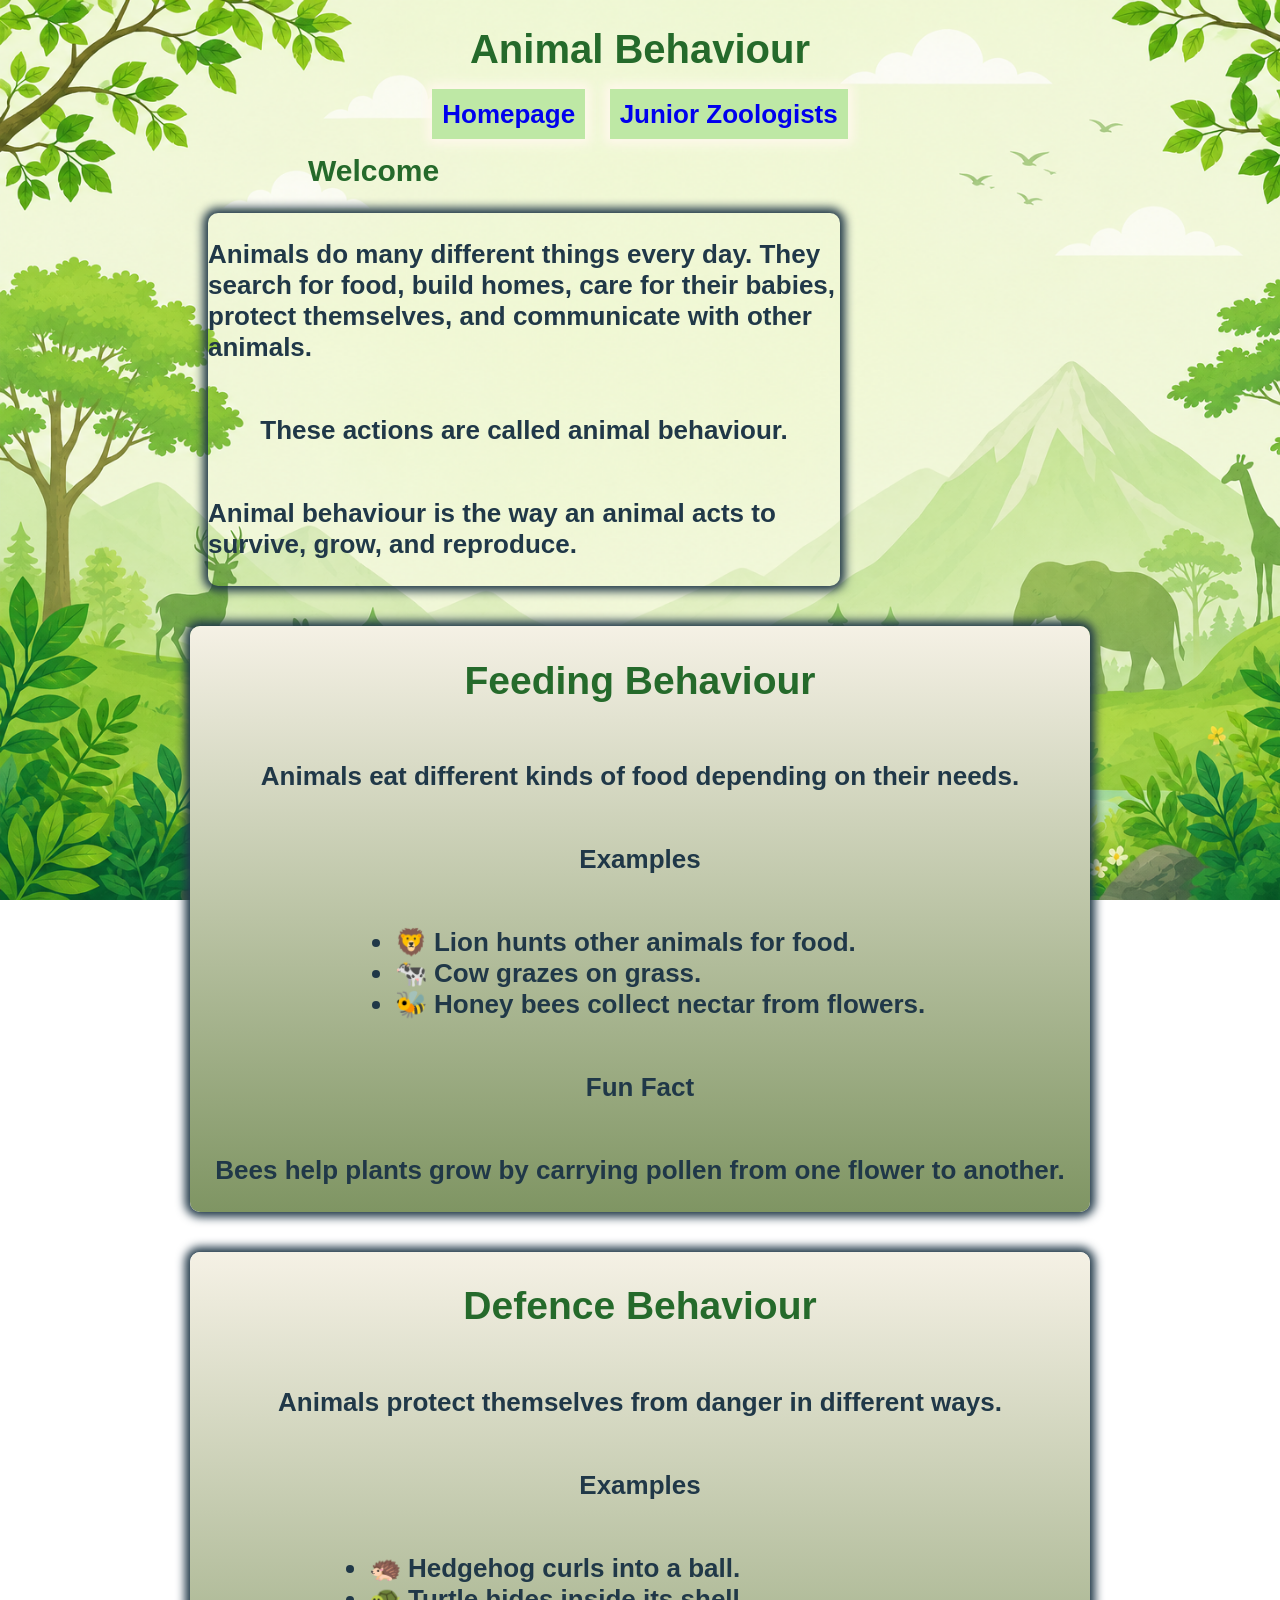
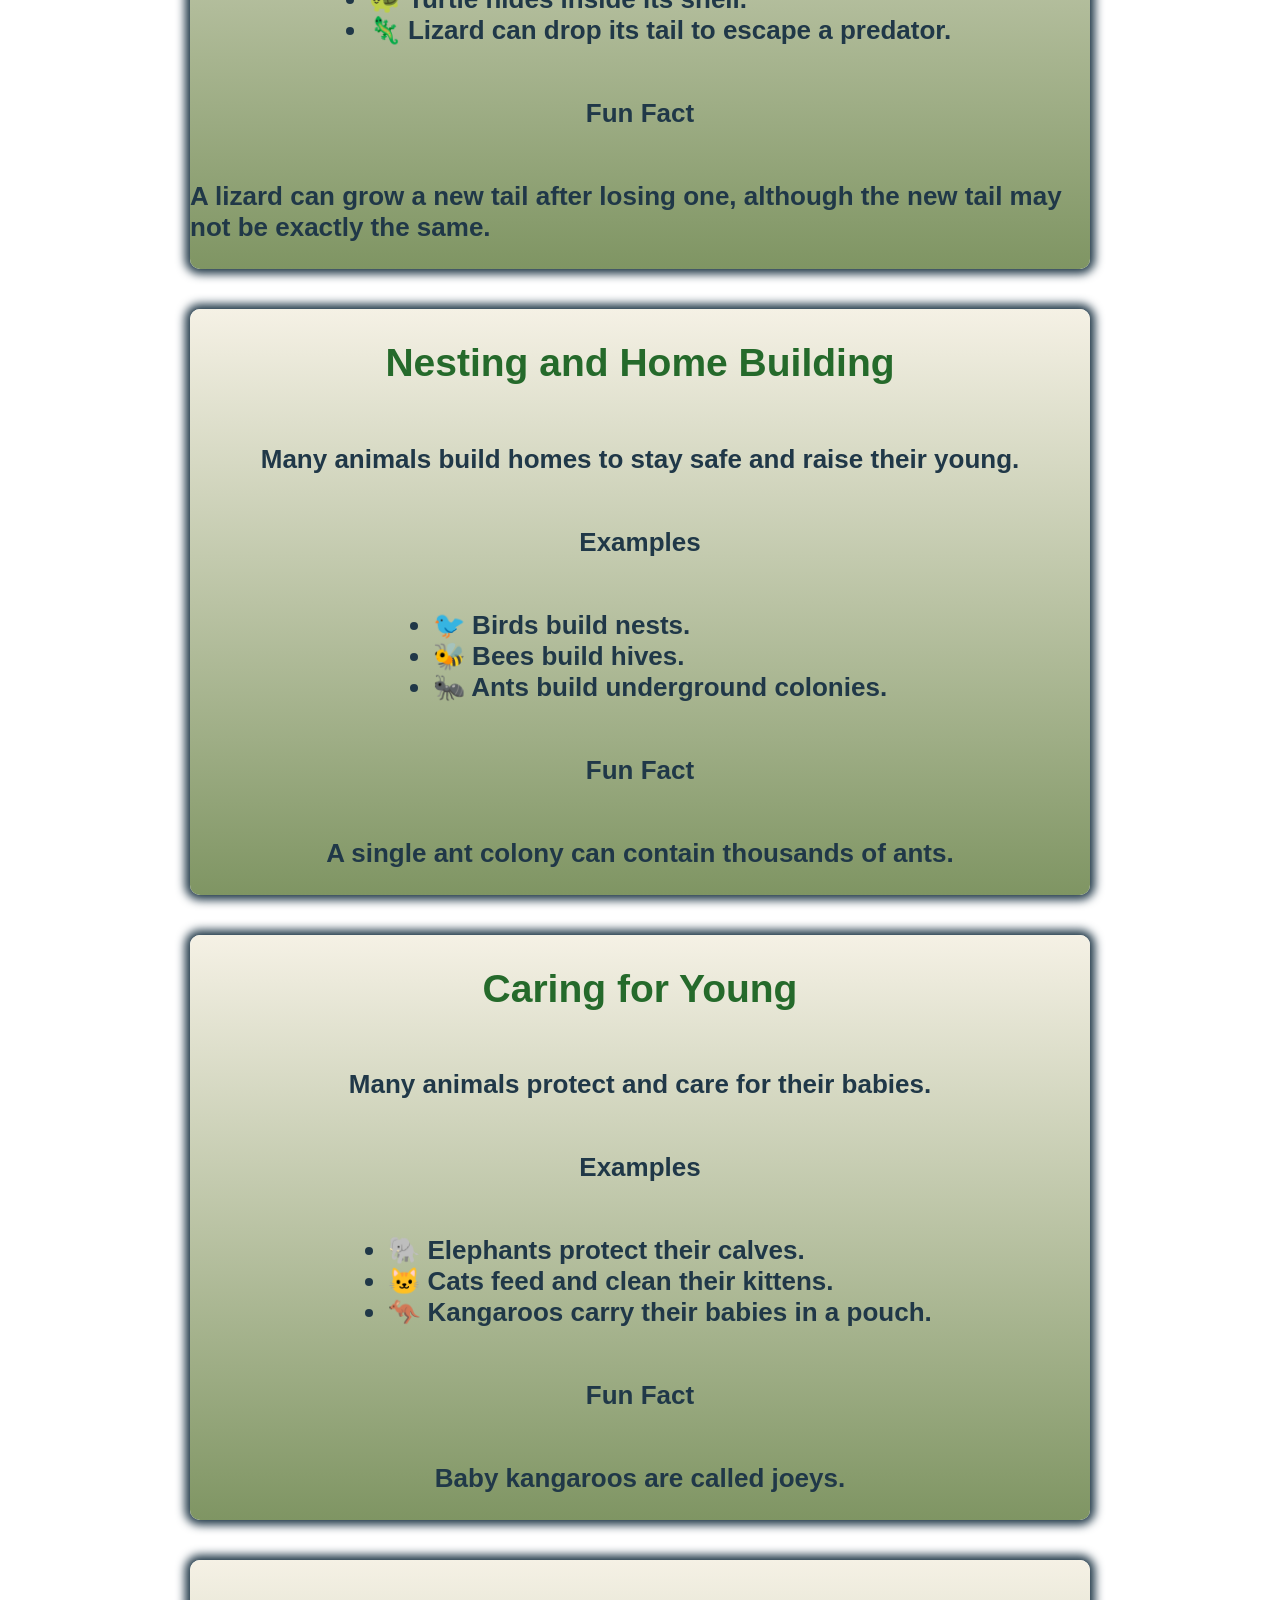
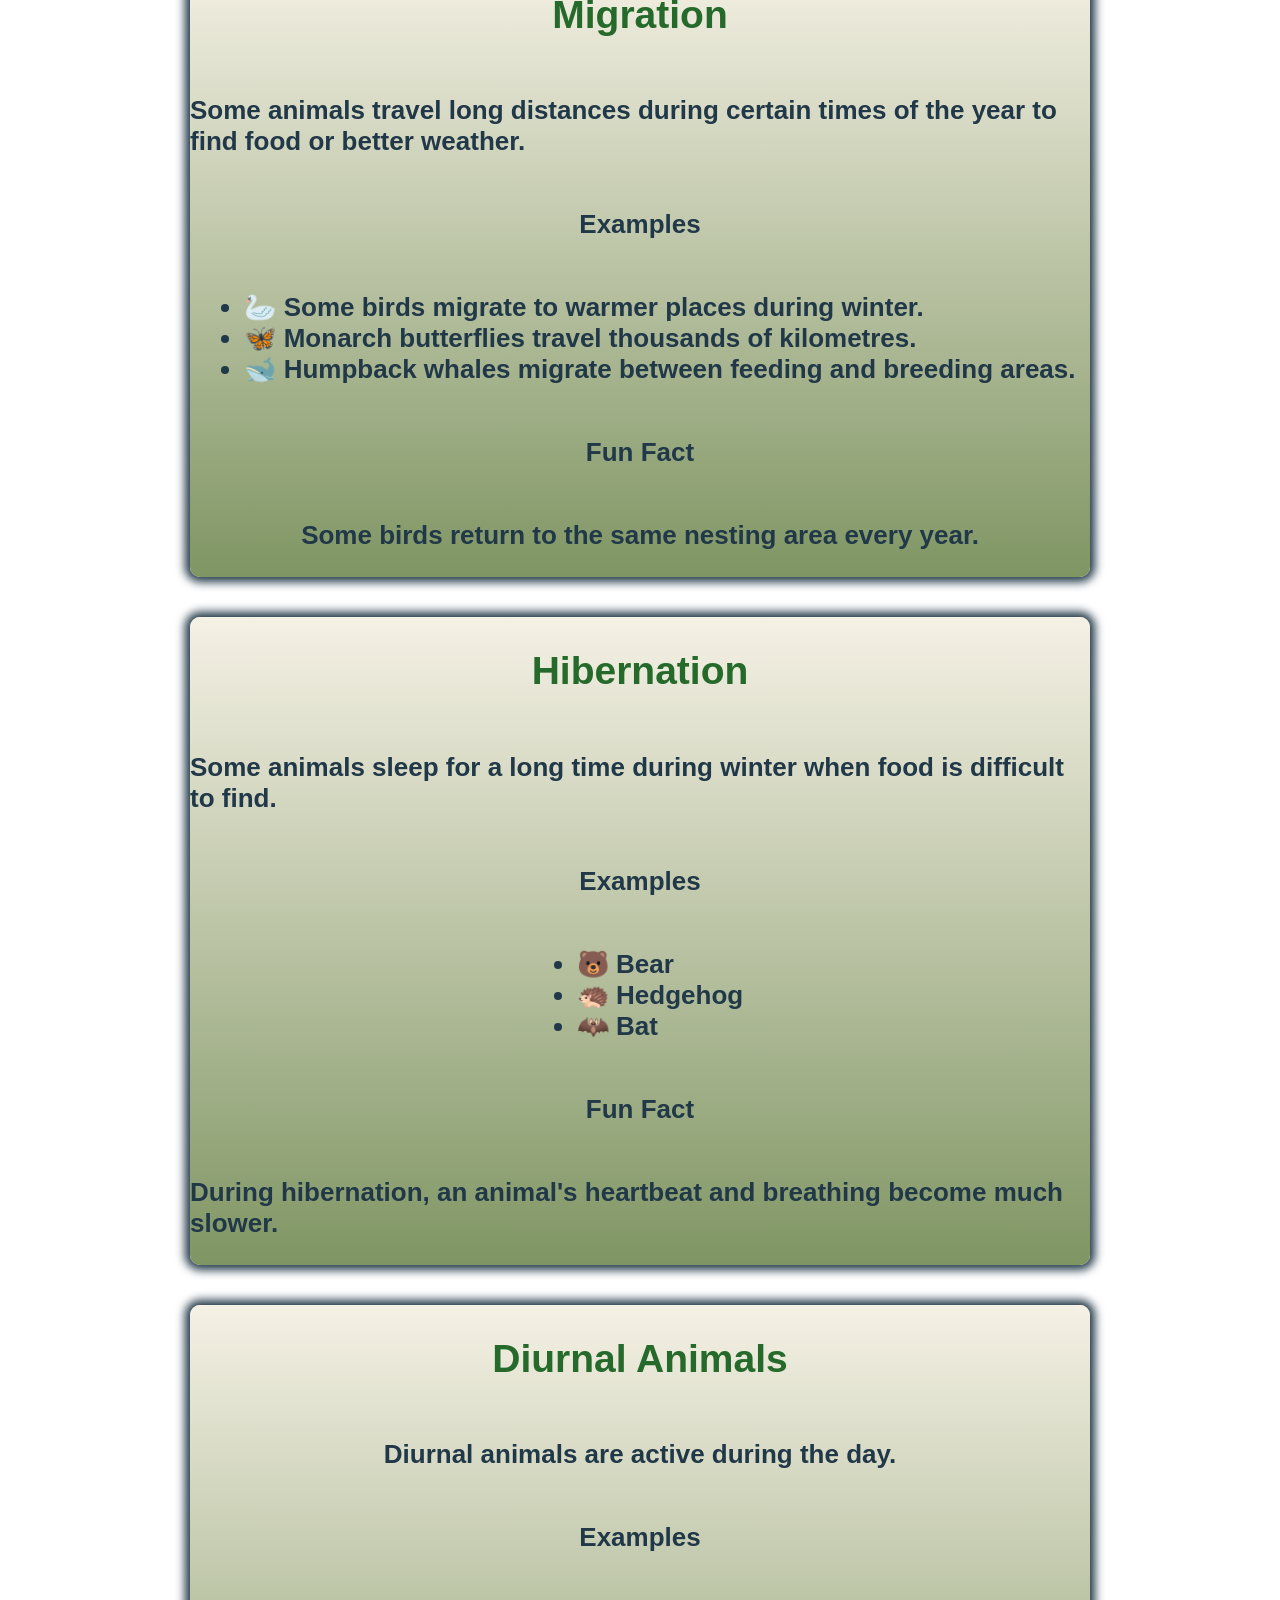
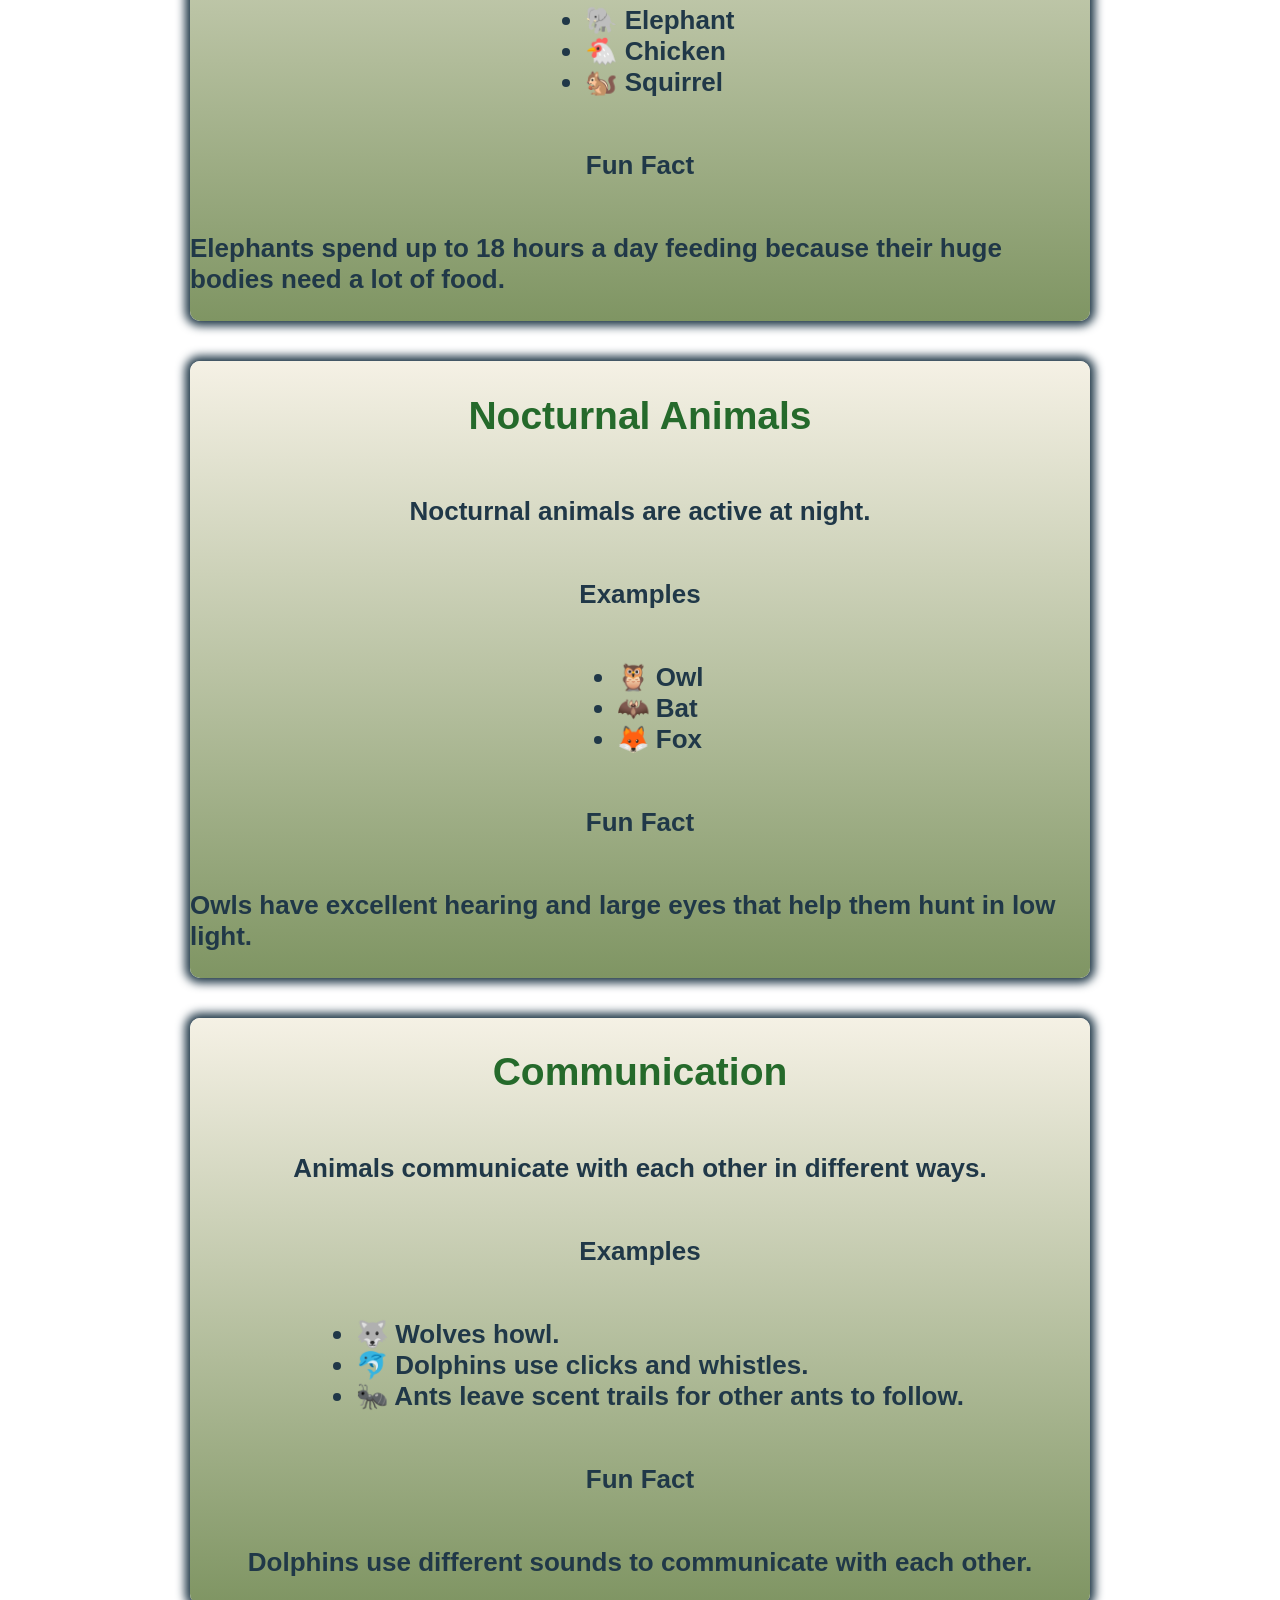
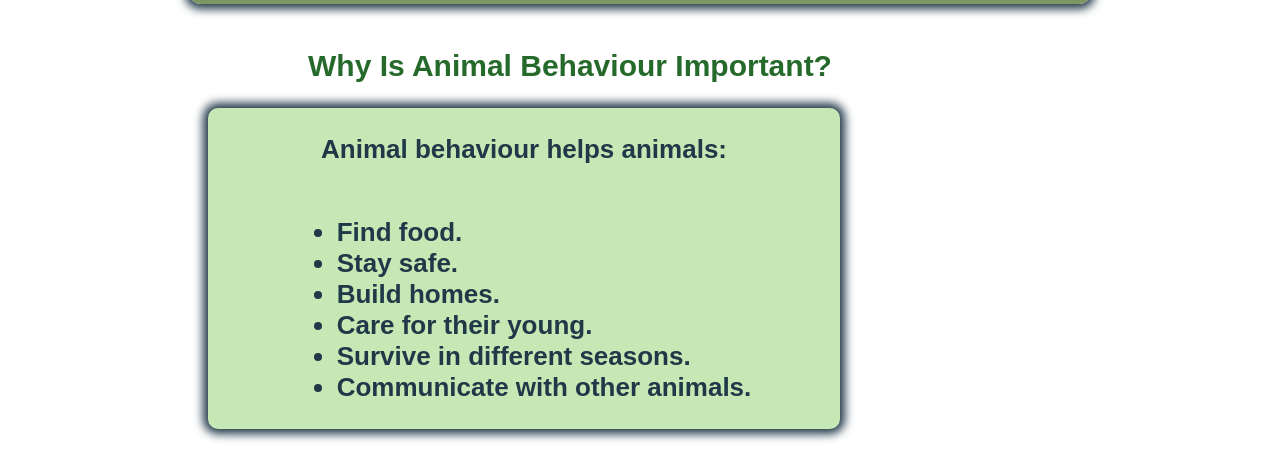
<file: junior-zoologists/animal-behaviour.html>
<!DOCTYPE html>
<html>
    <head>
        <title>Animal Behaviour</title>
        <meta charset="UTF-8">
        <meta name="viewport" content="width=device-width, initial-scale=1.0">
        <link rel="stylesheet" href="../assets/css/junior-zoologists.css">
    </head>
    <body>
        <header>
            <h1>Animal Behaviour</h1>
            <a href="../index.html">Homepage</a>
            <a href="index.html">Junior Zoologists</a>
        </header>
        <h2 class="side-container-h2">Welcome</h2>
        <div class="side-container">
            <p>Animals do many different things every day. They search for food, build homes, care for their babies, protect themselves, and communicate with other animals.</p>
            <p>These actions are called animal behaviour.</p>
            <p>Animal behaviour is the way an animal acts to survive, grow, and reproduce.</p>
        </div>
        <div class="main-container">
            <div class="card-container">
                <h2>Feeding Behaviour</h2>
                <p>Animals eat different kinds of food depending on their needs.</p>
                <p>Examples</p>
                <ul>
                    <li>🦁 Lion hunts other animals for food.</li>
                    <li>🐄 Cow grazes on grass.</li>
                    <li>🐝 Honey bees collect nectar from flowers.</li>
                </ul>
                <p>Fun Fact</p>
                <p>Bees help plants grow by carrying pollen from one flower to another.</p>
            </div>
            <div class="card-container">
                <h2>Defence Behaviour</h2>
                <p>Animals protect themselves from danger in different ways.</p>
                <p>Examples</p>
                <ul>
                    <li>🦔 Hedgehog curls into a ball.</li>
                    <li>🐢 Turtle hides inside its shell.</li>
                    <li>🦎 Lizard can drop its tail to escape a predator.</li>
                </ul>
                <p>Fun Fact</p>
                <p>A lizard can grow a new tail after losing one, although the new tail may not be exactly the same.</p>
            </div>
            <div class="card-container">
                <h2>Nesting and Home Building</h2>
                <p>Many animals build homes to stay safe and raise their young.</p>
                <p>Examples</p>
                <ul>
                    <li>🐦 Birds build nests.</li>
                    <li>🐝 Bees build hives.</li>
                    <li>🐜 Ants build underground colonies.</li>
                </ul>
                <p>Fun Fact</p>
                <p>A single ant colony can contain thousands of ants.</p>
            </div>
            <div class="card-container">
                <h2>Caring for Young</h2>
                <p>Many animals protect and care for their babies.</p>
                <p>Examples</p>
                <ul>
                    <li>🐘 Elephants protect their calves.</li>
                    <li>🐱 Cats feed and clean their kittens.</li>
                    <li>🦘 Kangaroos carry their babies in a pouch.</li>
                </ul>
                <p>Fun Fact</p>
                <p>Baby kangaroos are called joeys.</p>
            </div>
            <div class="card-container">
                <h2>Migration</h2>
                <p>Some animals travel long distances during certain times of the year to find food or better weather.</p>
                <p>Examples</p>
                <ul>
                    <li>🦢 Some birds migrate to warmer places during winter.</li>
                    <li>🦋 Monarch butterflies travel thousands of kilometres.</li>
                    <li>🐋 Humpback whales migrate between feeding and breeding areas.</li>
                </ul>
                <p>Fun Fact</p>
                <p>Some birds return to the same nesting area every year.</p>
            </div>
            <div class="card-container">
                <h2>Hibernation</h2>
                <p>Some animals sleep for a long time during winter when food is difficult to find.</p>
                <p>Examples</p>
                <ul>
                    <li>🐻 Bear</li>
                    <li>🦔 Hedgehog</li>
                    <li>🦇 Bat</li>
                </ul>
                <p>Fun Fact</p>
                <p>During hibernation, an animal's heartbeat and breathing become much slower.</p>
            </div>
            <div class="card-container">
                <h2>Diurnal Animals</h2>
                <p>Diurnal animals are active during the day.</p>
                <p>Examples</p>
                <ul>
                    <li>🐘 Elephant</li>
                    <li>🐔 Chicken</li>
                    <li>🐿️ Squirrel</li>
                </ul>
                <p>Fun Fact</p>
                <p>Elephants spend up to 18 hours a day feeding because their huge bodies need a lot of food.</p>
            </div>
            <div class="card-container">
                <h2>Nocturnal Animals</h2>
                <p>Nocturnal animals are active at night.</p>
                <p>Examples</p>
                <ul>
                    <li>🦉 Owl</li>
                    <li>🦇 Bat</li>
                    <li>🦊 Fox</li>
                </ul>
                <p>Fun Fact</p>
                <p>Owls have excellent hearing and large eyes that help them hunt in low light.</p>
            </div>
            <div class="card-container">
                <h2>Communication</h2>
                <p>Animals communicate with each other in different ways.</p>
                <p>Examples</p>
                <ul>
                    <li>🐺 Wolves howl.</li>
                    <li>🐬 Dolphins use clicks and whistles.</li>
                    <li>🐜 Ants leave scent trails for other ants to follow.</li>
                </ul>
                <p>Fun Fact</p>
                <p>Dolphins use different sounds to communicate with each other.</p>
            </div>
        </div>
         <h2 class="side-container-h2">Why Is Animal Behaviour Important?</h2>
         <div class="side-container imp">
            <p>Animal behaviour helps animals:</p>
            <ul>
                <li>Find food.</li>
                <li>Stay safe.</li>
                <li>Build homes.</li>
                <li>Care for their young.</li>
                <li>Survive in different seasons.</li>
                <li>Communicate with other animals.</li>
            </ul>
        </div>
    </body>
</html>
</file>
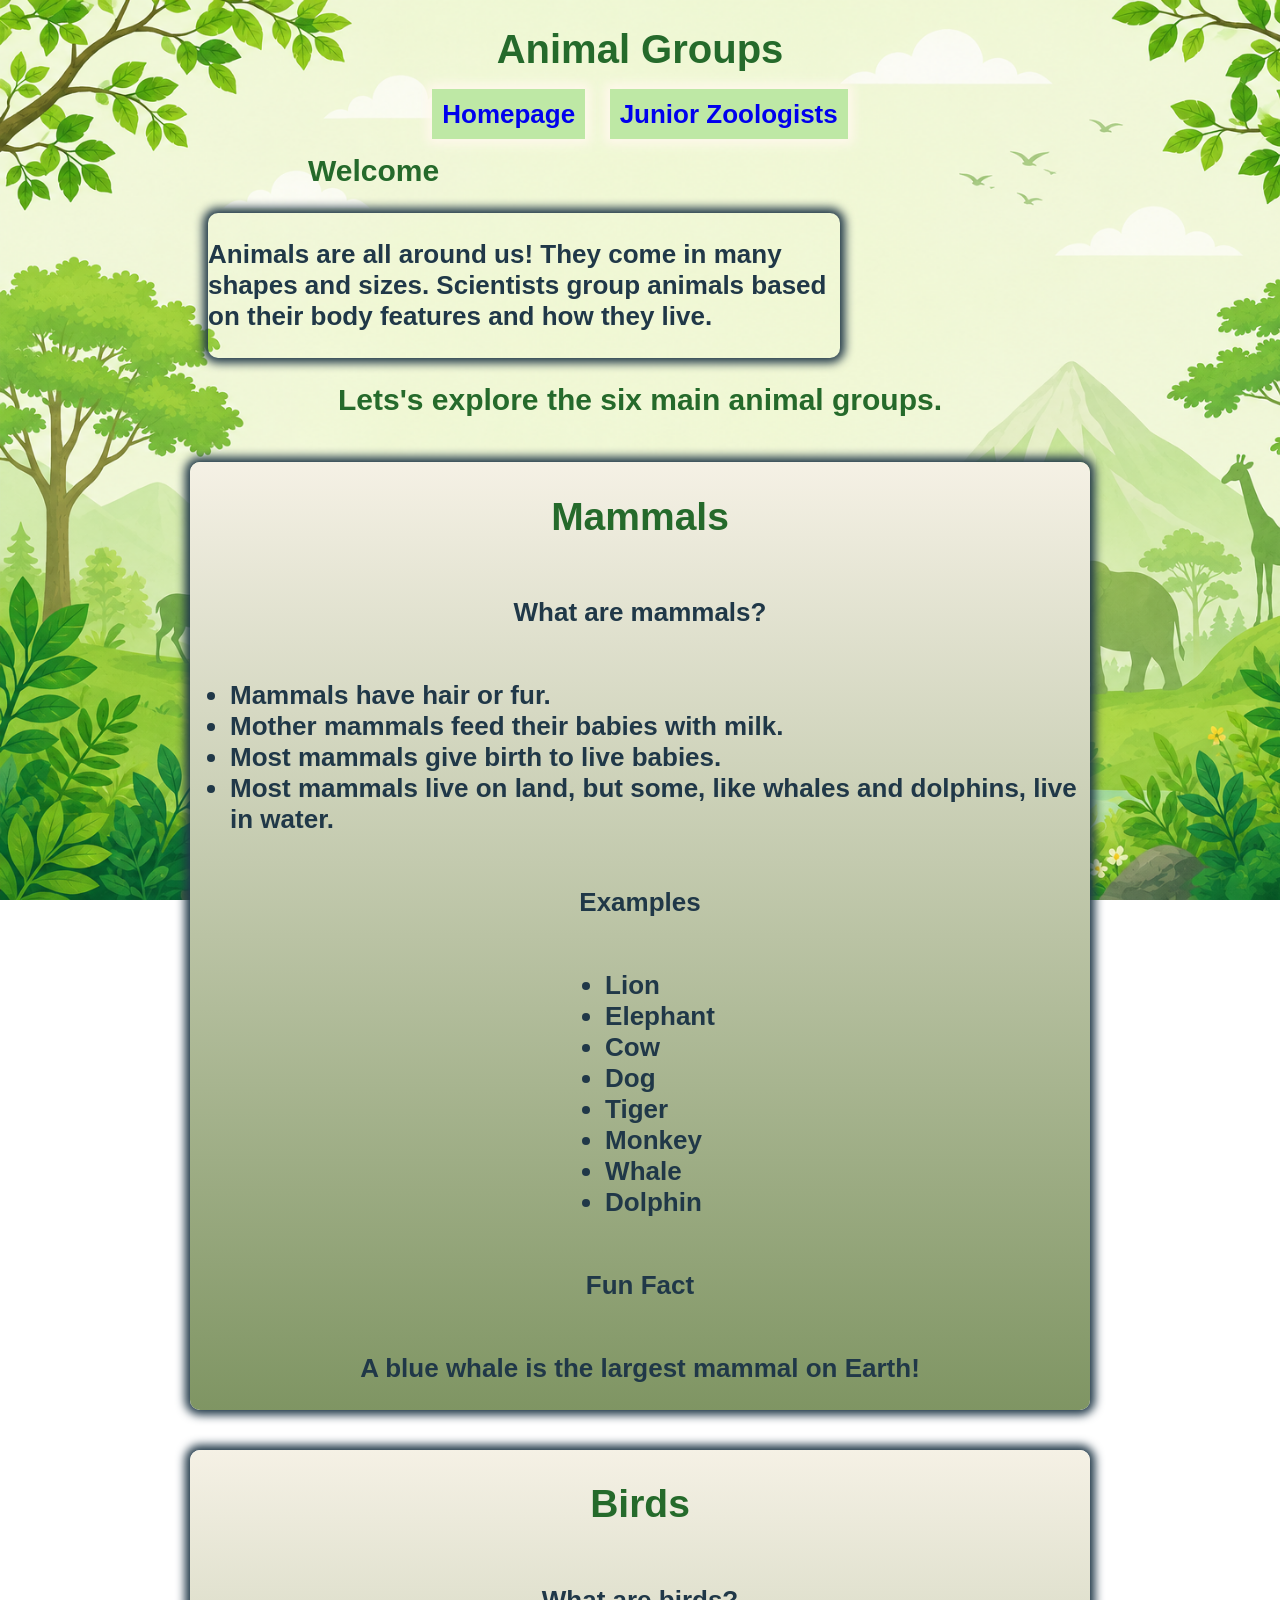
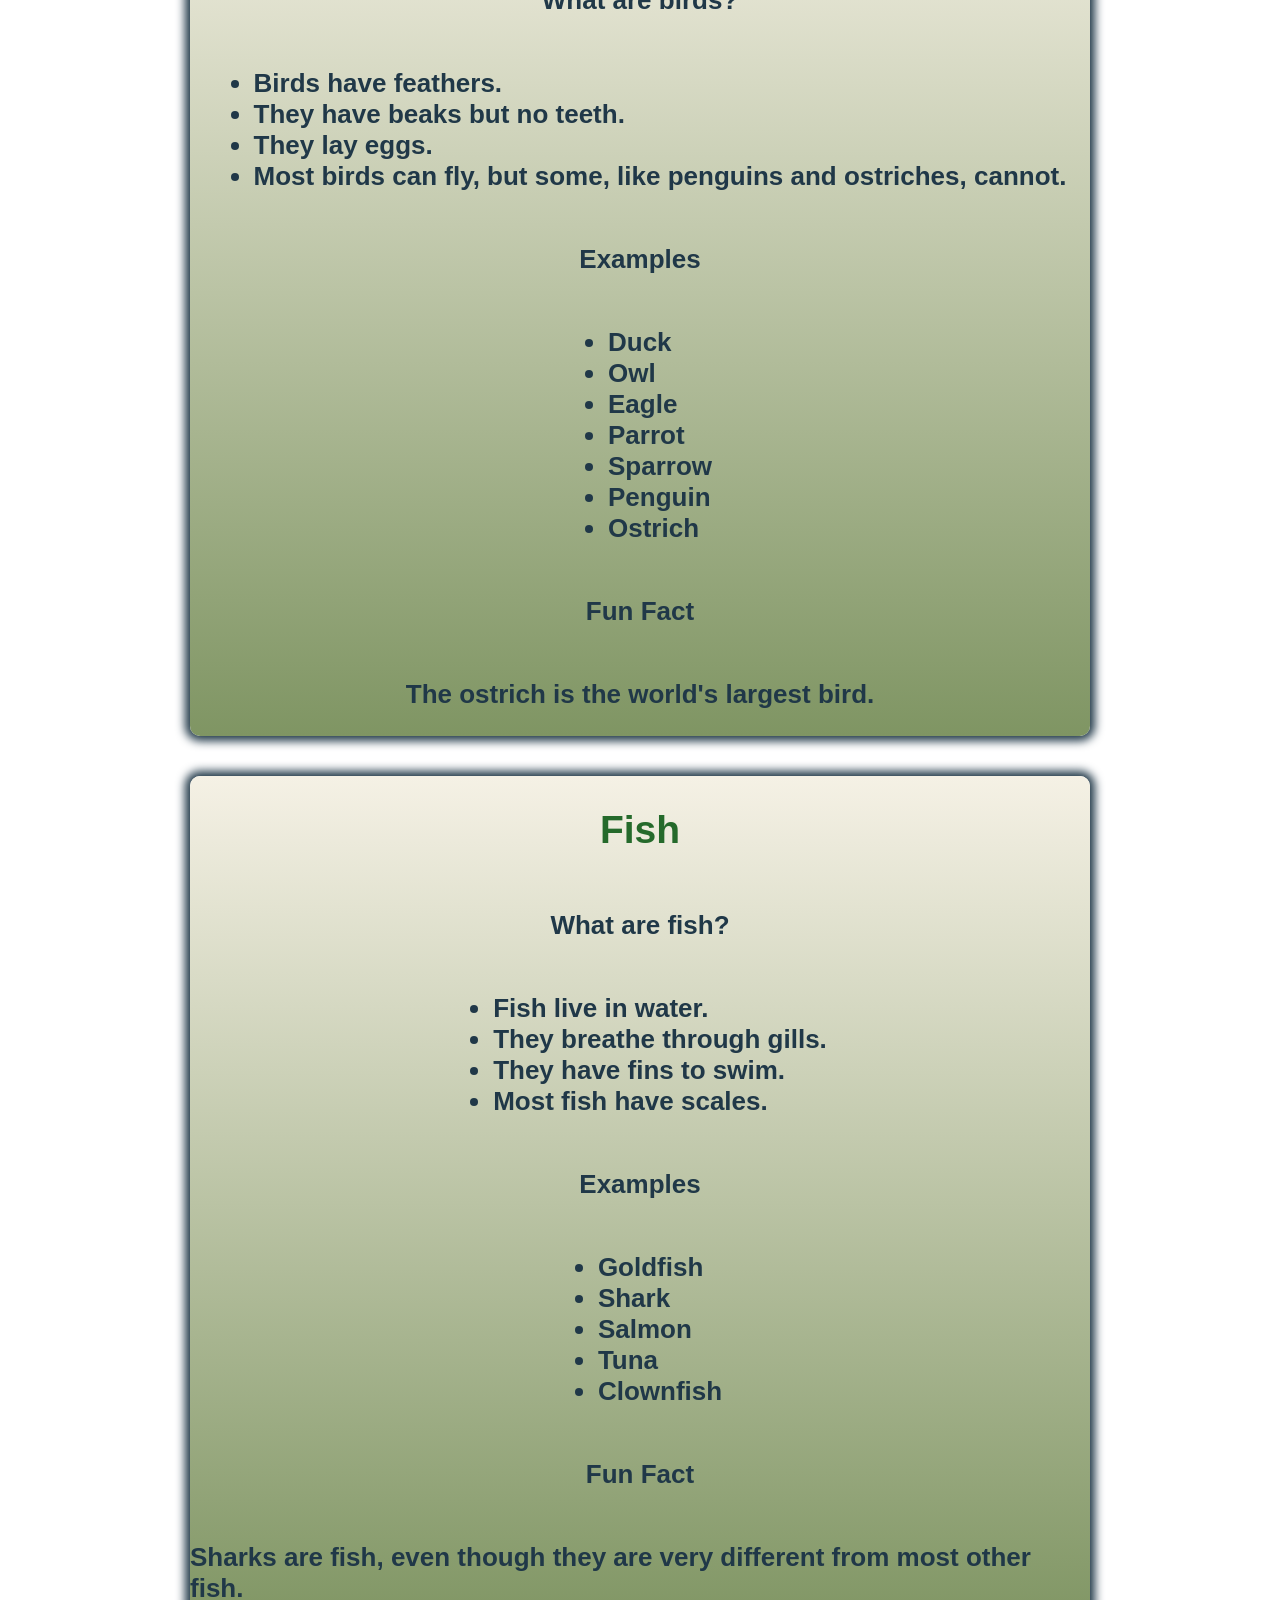
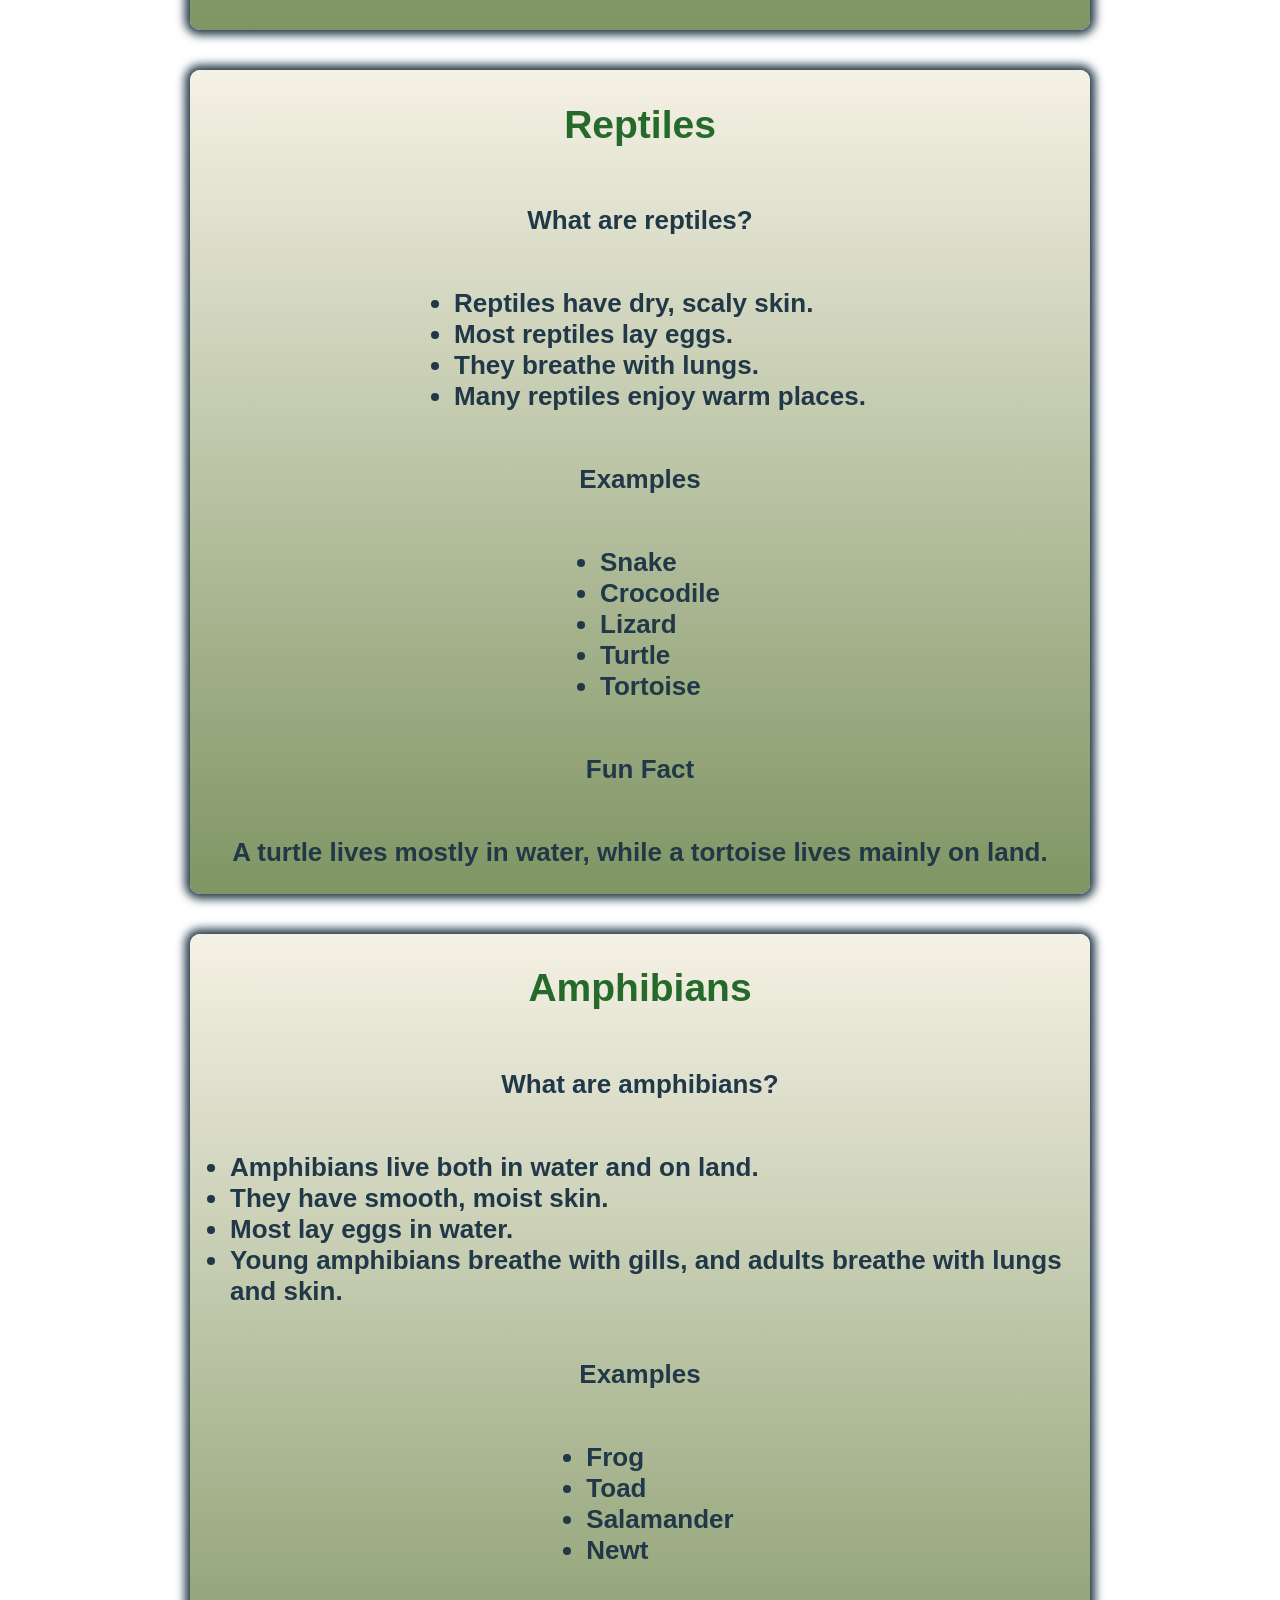
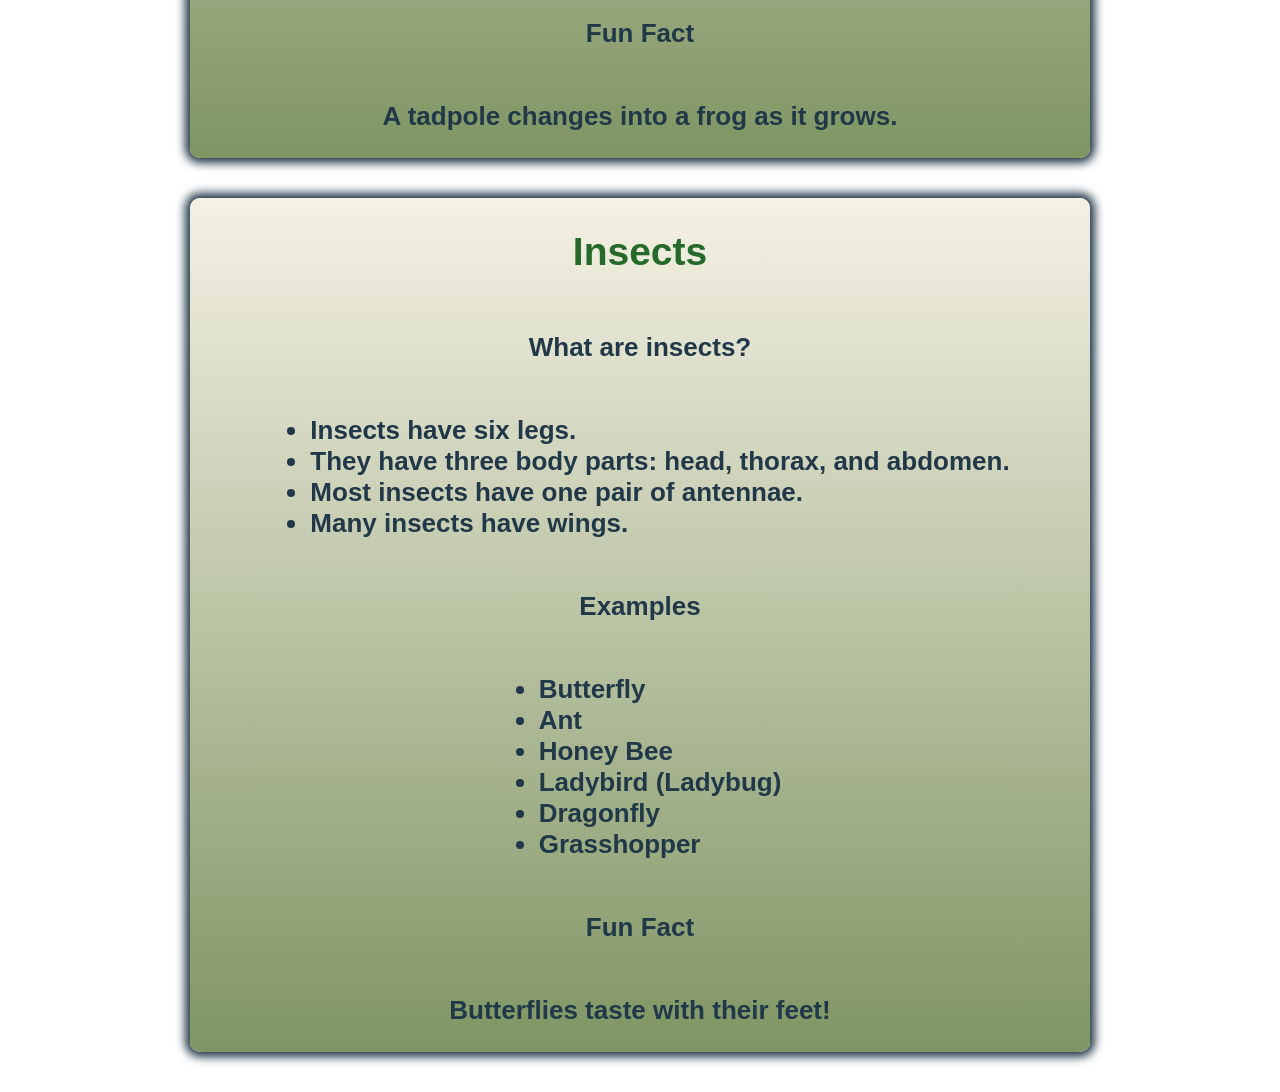
<file: junior-zoologists/animal-groups.html>
<!DOCTYPE html>
<html>
    <head>
        <title>Animal Groups</title>
        <meta charset="UTF-8">
        <meta name="viewport" content="width=device-width, initial-scale=1.0">
        <link rel="stylesheet" href="../assets/css/junior-zoologists.css">
    </head>
    <body>
      <header>
        <h1>Animal Groups</h1>
        <a href="../index.html">Homepage</a>
        <a href="index.html">Junior Zoologists</a>
      </header>
      <h2 class="side-container-h2">Welcome</h2>
      <div class="side-container">
        <p>Animals are all around us! They come in many shapes and sizes. Scientists group animals based on their body features and how they live.</p>
      </div>
      <h2 class="container-h2">Lets's explore the six main animal groups.</h2>
      <div class="main-container">
        <div class="card-container">
            <h2>Mammals</h2>
            <p>What are mammals?</p>
                <ul>
                    <li>Mammals have hair or fur.</li>
                    <li>Mother mammals feed their babies with milk.</li>
                    <li>Most mammals give birth to live babies.</li>
                    <li>Most mammals live on land, but some, like whales and dolphins, live in water.</li>
                </ul>
            <p>Examples</p>
                <ul>
                    <li>Lion</li>
                    <li>Elephant</li>
                    <li>Cow</li>
                    <li>Dog</li>
                    <li>Tiger</li>
                    <li>Monkey</li>
                    <li>Whale</li>
                    <li>Dolphin</li>
                </ul>
            <p>Fun Fact</p>
            <p>A blue whale is the largest mammal on Earth!</p>
        </div>
        <div class="card-container">
            <h2>Birds</h2>
            <p>What are birds?</p>
                <ul>
                    <li>Birds have feathers.</li>
                    <li>They have beaks but no teeth.</li>
                    <li>They lay eggs.</li>
                    <li>Most birds can fly, but some, like penguins and ostriches, cannot.</li>
                </ul>
            <p>Examples</p>
                <ul>
                <li>Duck</li>
                <li>Owl</li>
                <li>Eagle</li>
                <li>Parrot</li>
                <li>Sparrow</li>
                <li>Penguin</li>
                <li>Ostrich</li>
                </ul>
            <p>Fun Fact</p>
            <p>The ostrich is the world's largest bird.</p>
        </div>
        <div class="card-container">
            <h2>Fish</h2>
            <p>What are fish?</p>
                <ul>
                    <li>Fish live in water.</li>
                    <li>They breathe through gills.</li>
                    <li>They have fins to swim.</li>
                    <li>Most fish have scales.</li>
                </ul>
            <p>Examples</p>
                <ul>
                <li>Goldfish</li>
                <li>Shark</li>
                <li>Salmon</li>
                <li>Tuna</li>
                <li>Clownfish</li>
                </ul>
            <p>Fun Fact</p>
            <p>Sharks are fish, even though they are very different from most other fish.</p>
        </div>
        <div class="card-container">
            <h2>Reptiles</h2>
            <p>What are reptiles?</p>
                <ul>
                    <li>Reptiles have dry, scaly skin.</li>
                    <li>Most reptiles lay eggs.</li>
                    <li>They breathe with lungs.</li>
                    <li>Many reptiles enjoy warm places.</li>
                </ul>
            <p>Examples</p>
                <ul>
                    <li>Snake</li>
                    <li>Crocodile</li>
                    <li>Lizard</li>
                    <li>Turtle</li>
                    <li>Tortoise</li>
                </ul>
            <p>Fun Fact</p>
            <p>A turtle lives mostly in water, while a tortoise lives mainly on land.</p>
        </div>
        <div class="card-container">
           <h2>Amphibians</h2>
          <p>What are amphibians?</p>
           <ul>
             <li>Amphibians live both in water and on land.</li>
             <li>They have smooth, moist skin.</li>
             <li>Most lay eggs in water.</li>
             <li>Young amphibians breathe with gills, and adults breathe with lungs and skin.</li>
           </ul>
          <p>
            Examples
            </p>
           <ul>
            <li>Frog</li>
            <li>Toad</li>
            <li>Salamander</li>
            <li>Newt</li>
           </ul>
          <p>Fun Fact</p>
          <p>A tadpole changes into a frog as it grows.</p>
        </div>
        <div class="card-container">
            <h2>Insects</h2>
            <p>What are insects?</p>
                <ul>
                    <li>Insects have six legs.</li>
                    <li>They have three body parts: head, thorax, and abdomen.</li>
                    <li>Most insects have one pair of antennae.</li>
                    <li>Many insects have wings.</li>
                </ul>
            <p>Examples</p>
                <ul>
                    <li>Butterfly</li>
                    <li>Ant</li>
                    <li>Honey Bee</li>
                    <li>Ladybird (Ladybug)</li>
                    <li>Dragonfly</li>
                    <li>Grasshopper</li>
                </ul>
            <p >Fun Fact</p>
            <p>Butterflies taste with their feet!</p>
        </div>
      </div>
    </body>
</html>
</file>
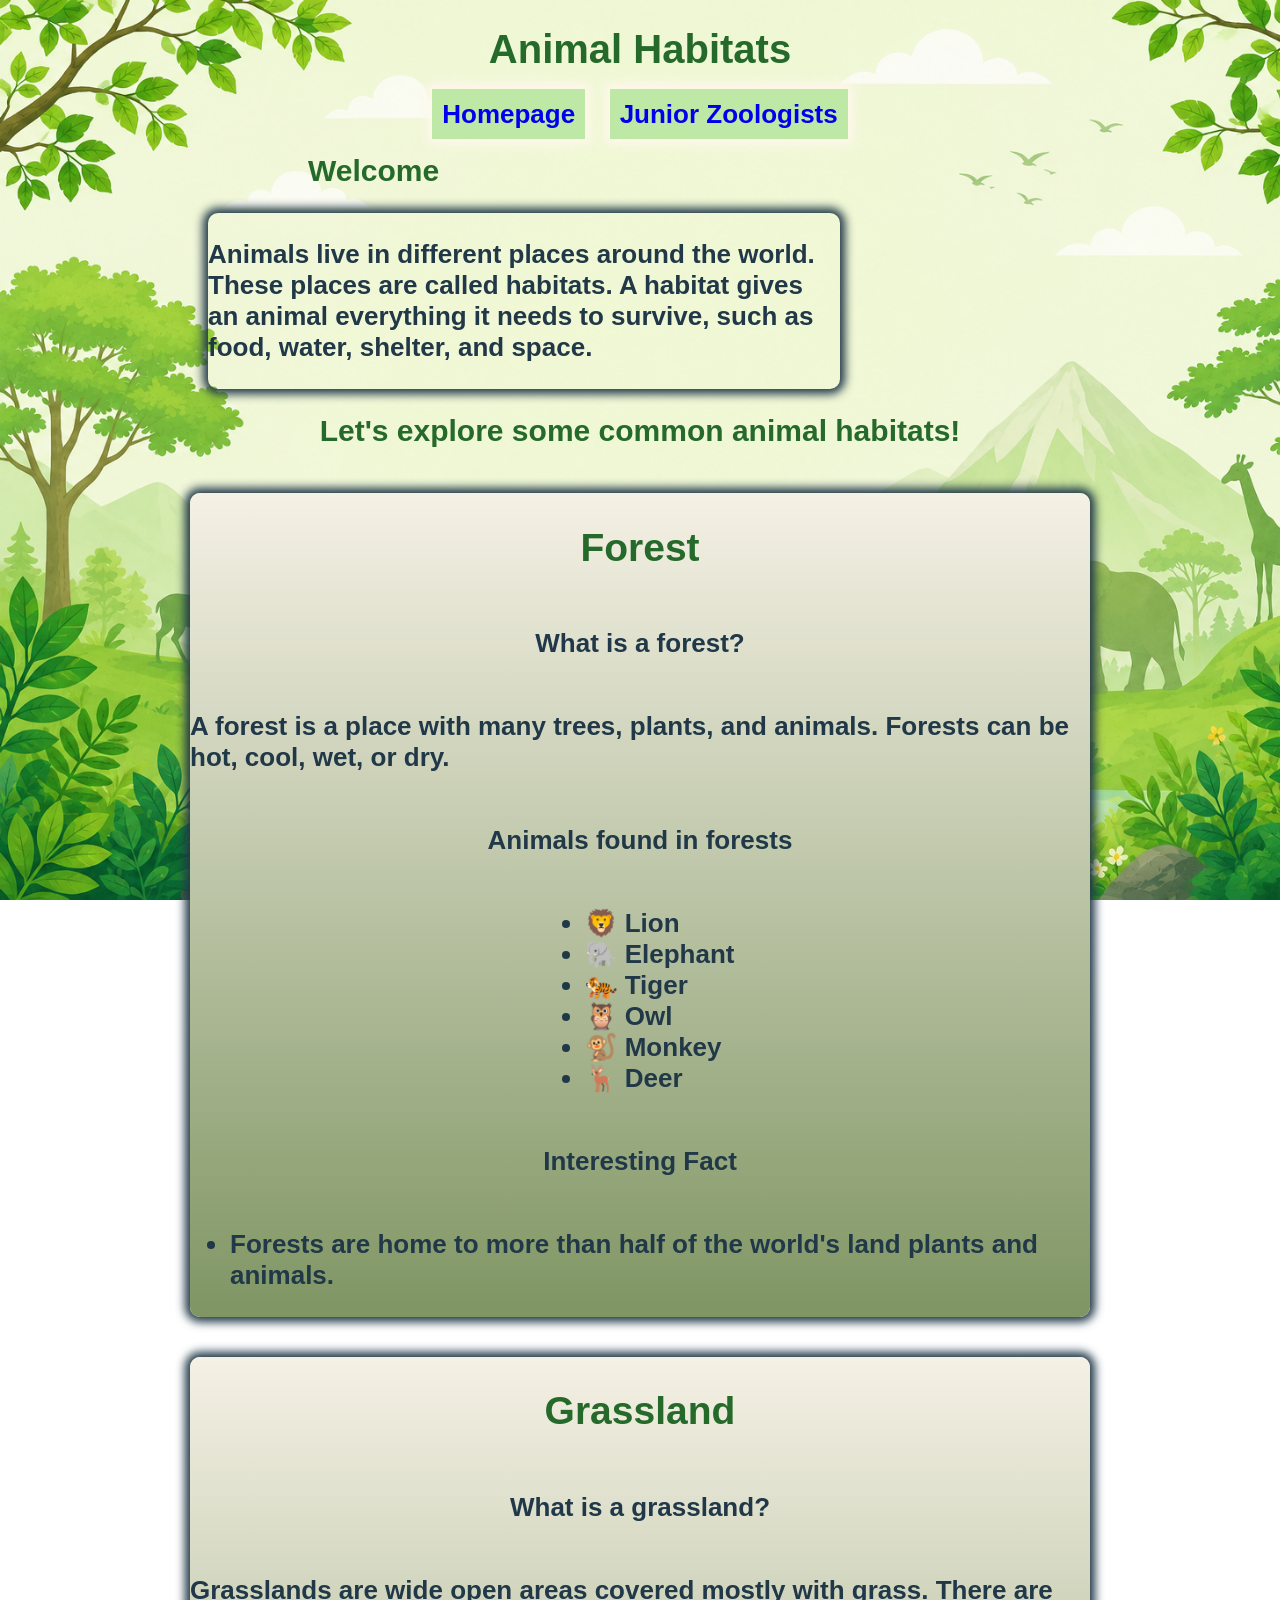
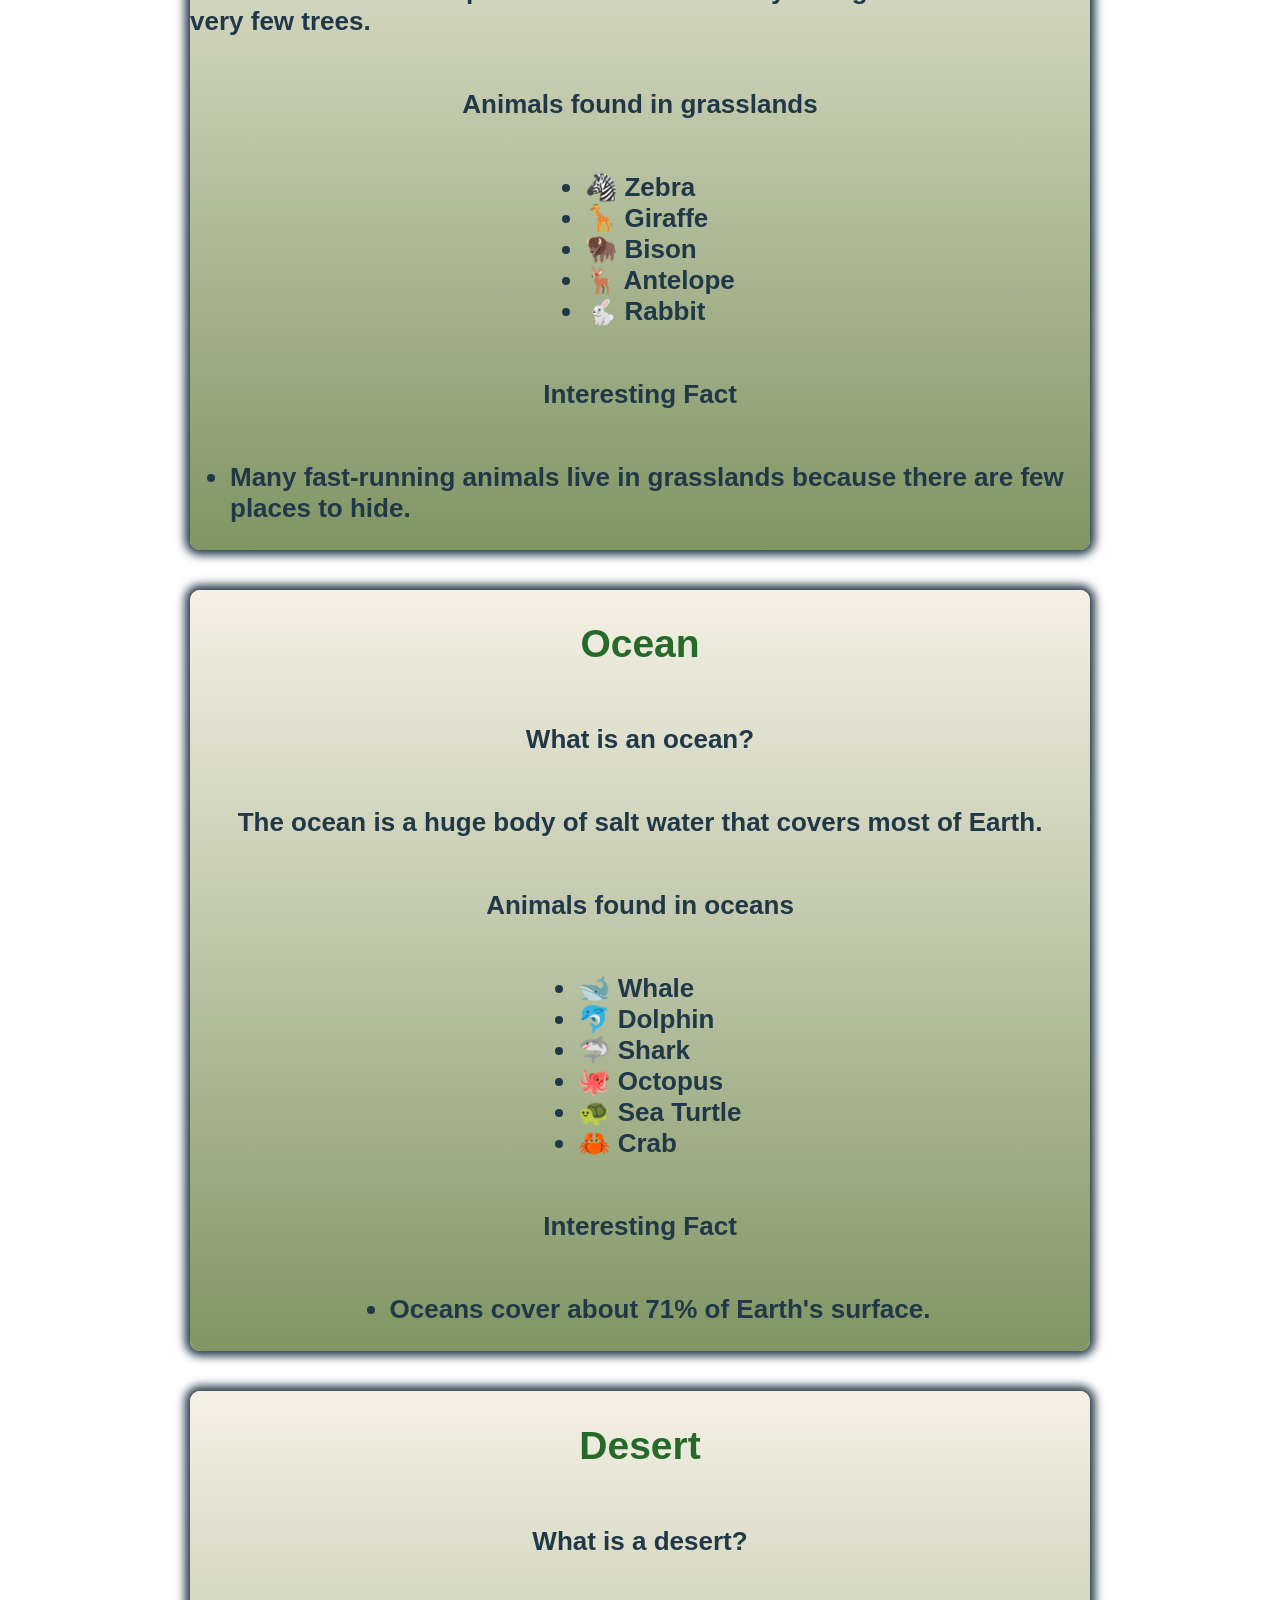
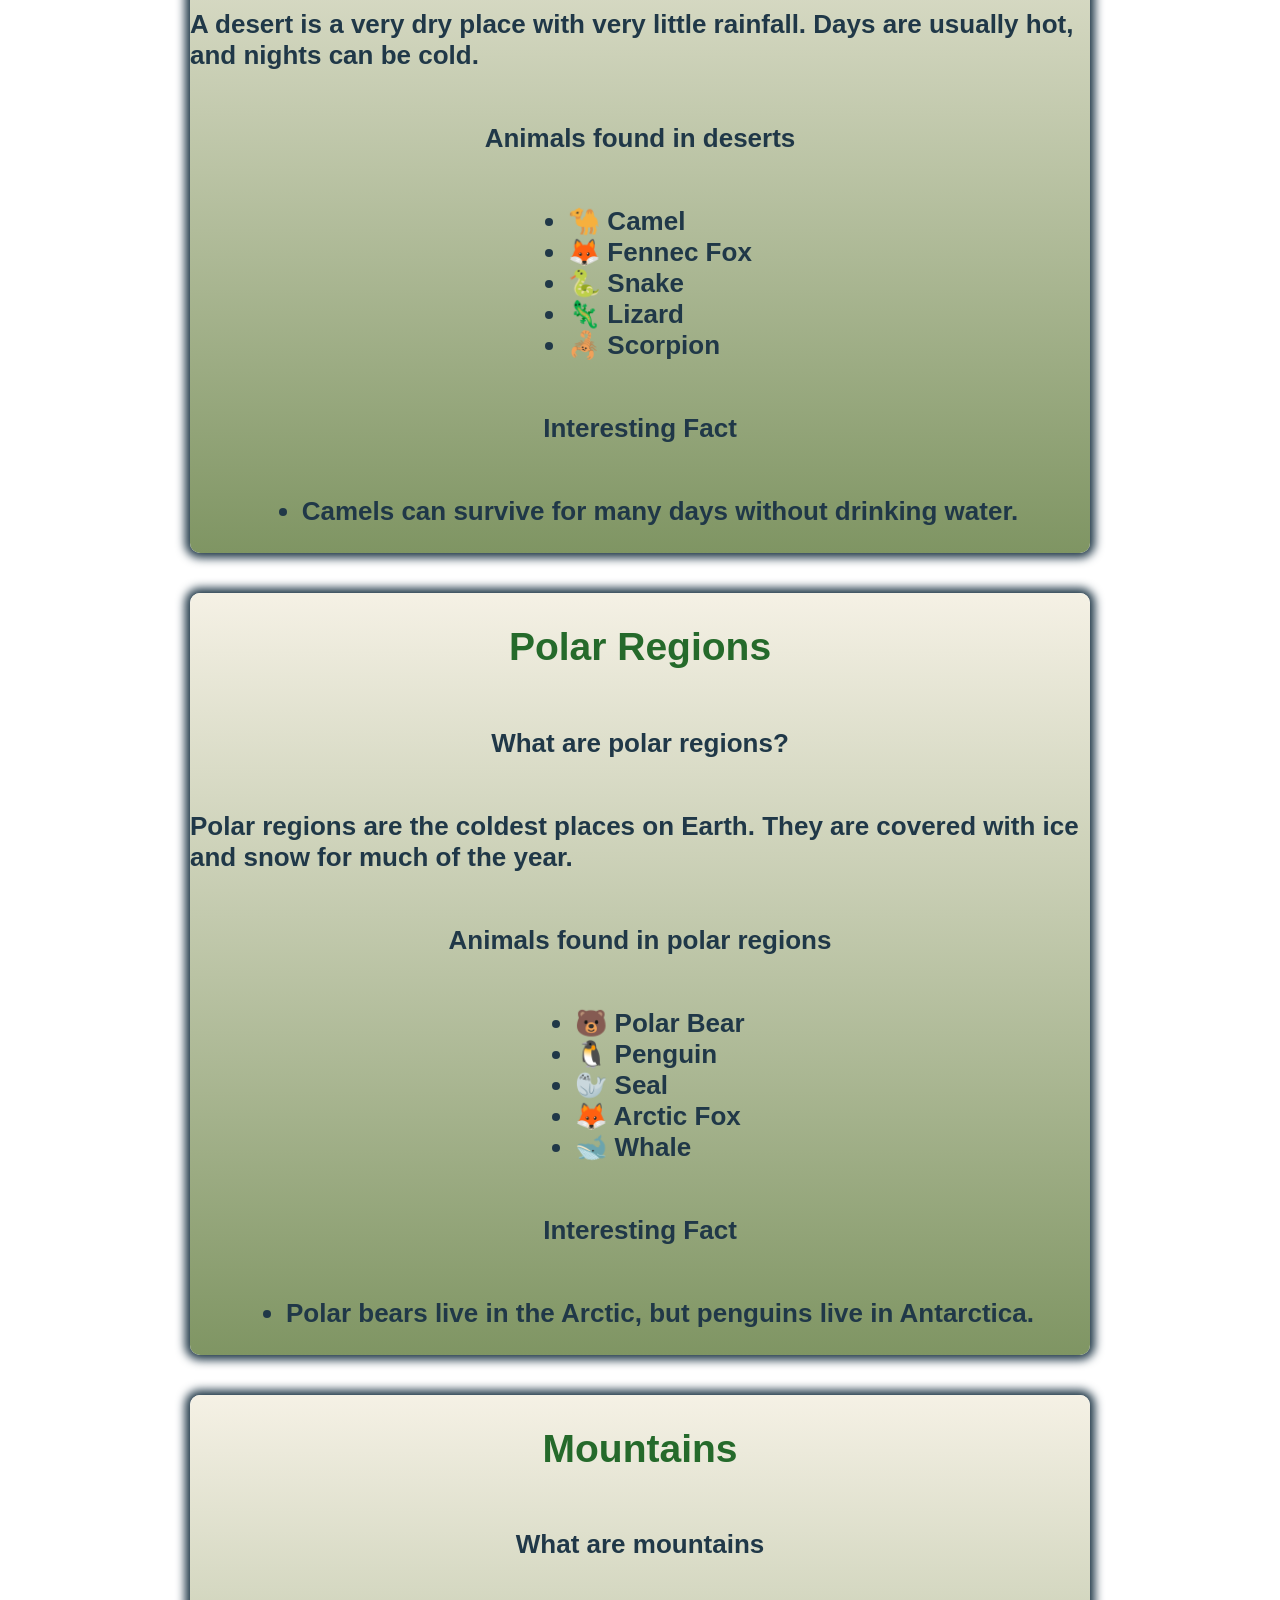
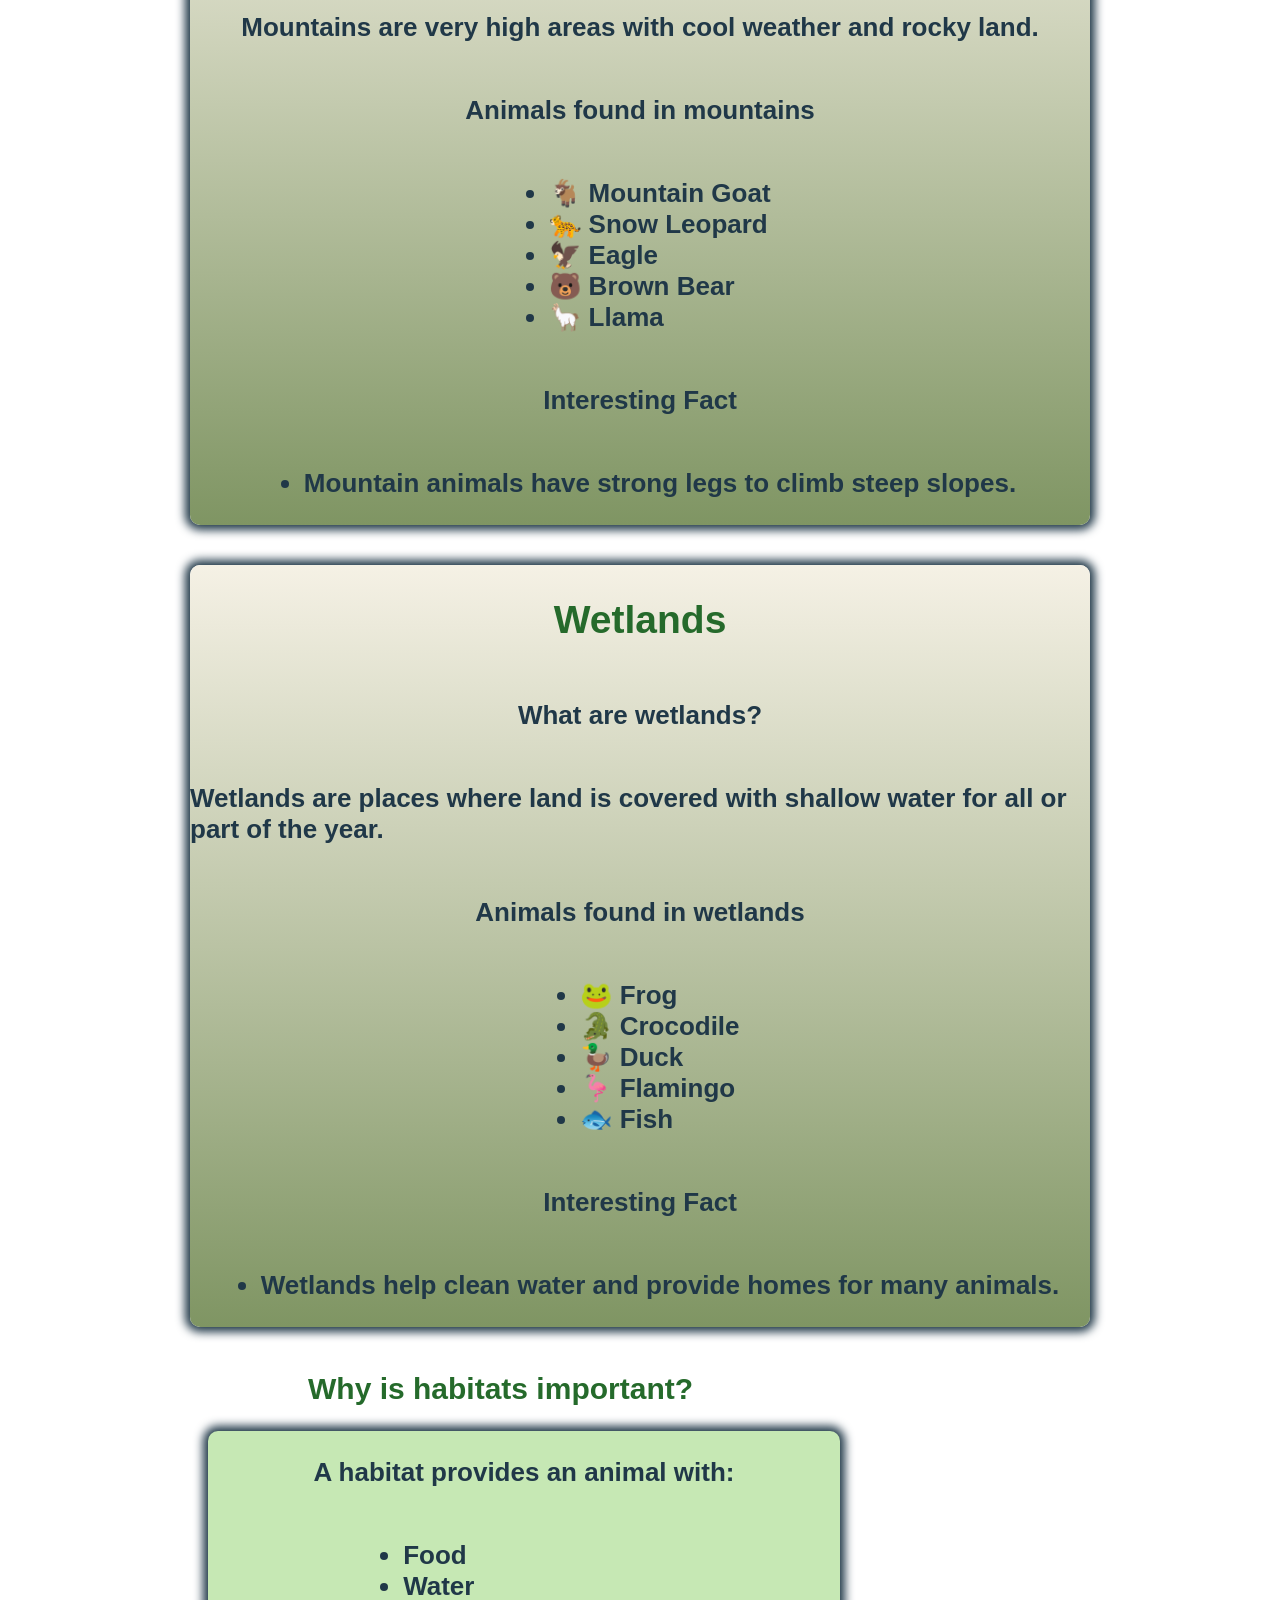
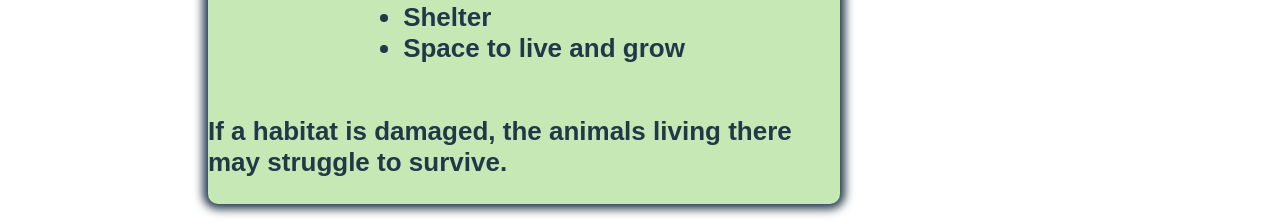
<file: junior-zoologists/animal-habitats.html>
<!DOCTYPE html>
<html>
    <head>
        <title>Animal Habitat</title>
        <meta charset="UTF-8">
        <meta name="viewport" content="width=device-width, initial-scale=1.0">
        <link rel="stylesheet" href="../assets/css/junior-zoologists.css">
    </head>
    <body>
     <header>
        <h1>Animal Habitats</h1>
        <a href="../index.html">Homepage</a>
        <a href="index.html">Junior Zoologists</a>
     </header>
     <h2 class="side-container-h2">Welcome</h2>
     <div class="side-container">
        <p>Animals live in different places around the world. These places are called habitats. A habitat gives an animal everything it needs to survive, such as food, water, shelter, and space.</p>
     </div>
      <h2 class="container-h2">Let's explore some common animal habitats!</h2>
     <div class="main-container">
        <div class="card-container">
            <h2>Forest</h2>
            <p>What is a forest?</p>
            <p>A forest is a place with many trees, plants, and animals. Forests can be hot, cool, wet, or dry.</p>
            <p>Animals found in forests</p>
                <ul>
                    <li>🦁 Lion</li>
                    <li>🐘 Elephant</li>
                    <li>🐅 Tiger</li>
                    <li>🦉 Owl</li>
                    <li>🐒 Monkey</li>
                    <li>🦌 Deer</li>
                </ul>
            <p>Interesting Fact</p>
                <ul>
                    <li>Forests are home to more than half of the world's land plants and animals.</li>
                </ul>
        </div>
        <div class="card-container">
            <h2>Grassland</h2>
            <p>What is a grassland?</p>
            <p>Grasslands are wide open areas covered mostly with grass. There are very few trees.</p>
            <p>Animals found in grasslands</p>
                <ul>
                    <li>🦓 Zebra</li>
                    <li>🦒 Giraffe</li>
                    <li>🦬 Bison</li>
                    <li>🦌 Antelope</li>
                    <li>🐇 Rabbit</li>
                </ul>
            <p>Interesting Fact</p>
                <ul>
                    <li>Many fast-running animals live in grasslands because there are few places to hide.</li>
                </ul>
        </div>
        <div class="card-container">
            <h2>Ocean</h2>
            <p>What is an ocean?</p>
            <p>The ocean is a huge body of salt water that covers most of Earth.</p>
            <p>Animals found in oceans</p>
                <ul>
                    <li>🐋 Whale</li>
                    <li>🐬 Dolphin</li>
                    <li>🦈 Shark</li>
                    <li>🐙 Octopus</li>
                    <li>🐢 Sea Turtle</li>
                    <li>🦀 Crab</li>
                </ul>
            <p>Interesting Fact</p>
                <ul>
                    <li>Oceans cover about 71% of Earth's surface.</li>
                </ul>
        </div>
        <div class="card-container">
            <h2>Desert</h2>
            <p>What is a desert?</p>
            <p>A desert is a very dry place with very little rainfall. Days are usually hot, and nights can be cold.</p>
            <p>Animals found in deserts</p>
                <ul>
                    <li>🐪 Camel</li>
                    <li>🦊 Fennec Fox</li>
                    <li>🐍 Snake</li>
                    <li>🦎 Lizard</li>
                    <li>🦂 Scorpion</li>
                </ul>
            <p>Interesting Fact</p>
                <ul>
                    <li>Camels can survive for many days without drinking water.</li>
                </ul>
        </div>
        <div class="card-container">
            <h2>Polar Regions</h2>
            <p>What are polar regions?</p>
            <p>Polar regions are the coldest places on Earth. They are covered with ice and snow for much of the year.</p>
            <p>Animals found in polar regions</p>
                <ul>
                    <li>🐻 Polar Bear</li>
                    <li>🐧 Penguin</li>
                    <li>🦭 Seal</li>
                    <li>🦊 Arctic Fox</li>
                    <li>🐋 Whale</li>
                </ul>
            <p>Interesting Fact</p>
                <ul>
                    <li>Polar bears live in the Arctic, but penguins live in Antarctica.</li>
                </ul>
        </div>
        <div class="card-container">
            <h2>Mountains</h2>
            <p>What are mountains</p>
            <p>Mountains are very high areas with cool weather and rocky land.</p>
            <p>Animals found in mountains</p>
                <ul>
                    <li>🐐 Mountain Goat</li>
                    <li>🐆 Snow Leopard</li>
                    <li>🦅 Eagle</li>
                    <li>🐻 Brown Bear</li>
                    <li>🦙 Llama</li>
                </ul>
            <p>Interesting Fact</p>
                <ul>
                    <li>Mountain animals have strong legs to climb steep slopes.</li>
                </ul>
        </div>
        <div class="card-container">
            <h2>Wetlands</h2>
            <p>What are wetlands?</p>
            <p>Wetlands are places where land is covered with shallow water for all or part of the year.</p>
            <p>Animals found in wetlands</p>
                <ul>
                    <li>🐸 Frog</li>
                    <li>🐊 Crocodile</li>
                    <li>🦆 Duck</li>
                    <li>🦩 Flamingo</li>
                    <li>🐟 Fish</li>
                </ul>
            <p>Interesting Fact</p>
                <ul>
                    <li>Wetlands help clean water and provide homes for many animals.</li>
                </ul>
        </div>
     </div>
     <h2 class="side-container-h2">Why is habitats important?</h2>
     <div class="side-container imp">
        <p>A habitat provides an animal with:</p>
            <ul>
                <li>Food</li>
                <li>Water</li>
                <li>Shelter</li>
                <li>Space to live and grow</li>
            </ul>
        <p>If a habitat is damaged, the animals living there may struggle to survive.</p>
     </div>
    </body>
</html>
</file>
<file: assets/css/style.css>
.indexheader {
  text-align: center;
  margin-bottom: 20px;
  color: #2e7d32;
}
.indexdiv {
  max-height: 120px;
  color: #000;
  display: flex;
  flex: 0 0 250px;
  flex-direction: column;
  align-items: center;
  margin: 20px;
  font-weight: bold;
  font-size: 1.125rem;
  border-radius: 15px;
  background: #bee8a5;
  font-family: cursive, sans-serif;
  color: #234;
  box-shadow: 0 0 10px 5px #FFF8EC;
}
.indexcontainer {
  display: flex;
  flex-wrap: wrap;
  width: 70%;
  height: 600px;
  padding: 10px;
  margin: 20px auto;
  justify-content: center;
  align-items: center;
  background-image: url(../images/backgrounds/mainbackground.png);
  background-size: cover;
  box-shadow: 0 0 20px 10px #A8DF8E;
  border-radius: 20px;
}
.indexbody {
  background: linear-gradient(to bottom,#FFF8EC,#99AD7A);
  background-repeat: no-repeat;
  background-attachment: fixed;
  background-size: cover;
  font-family: cursive, sans-serif;
}

.indexdiv:hover {
  background: #98d77a;
}
.indexh2::before {
  content: "🦋";
}
.indexh22::before {
  content: "🦋";
}
.indexh1::before {
  content: "🌿 ";
}
.indexh1::after {
  content: " 🌿";
}
a {
    text-decoration: none;
}
.extra {
flex-grow: 0.5;
}
.space {
  flex-grow: 0.3;
}
</file>
<file: assets/css/tiny-junior-index.css>
header{
    font-size: 26px;
    color: #256a2b;
    margin-bottom: 20px;
    text-align: center;
}
h2 {
    color: #256a2b;
}
a {
    text-decoration: none;
    font-weight: bold;
    font-size: 20px;
}
.cards-container {
    display: flex;
    width: 80%;
    margin: 20px auto;
    padding: 10px;
    justify-content: center;
    flex-wrap: wrap;
    border-radius: 20px;
    box-shadow: 0 0 10px 5px;
}
.cards-div {
    display: flex;
    flex-direction: column;
    align-items: center;
    border-radius: 10px;
    box-shadow: 0 0 10px 5px #fff8ec;
    margin: 20px;
    flex: 0 0 450px;
    background-color: #bee8a5;
    padding: 5px;
}
.cards-div:hover {
    background-color: #98d77a;
}
h1::before {
    content: "🦋 ";
}
h1::after {
    content: " 🦋";
}
/* JUNIOR-ZOOLOGISTS INDEX.HTML */
body {
    background-image: url(../images/backgrounds/junior-background.png);
    background-size: cover;
    background-repeat: no-repeat;
    background-attachment: fixed;
}
/* TINY-EXPLORERS INDEX.HTML */
.tiny-container-extra {
     box-shadow: 0 0 10px 5px #2e7d32;
}
.tiny-explorer {
    background-image: url(../images/backgrounds/tiny-background.png);
    background-size: cover;
    background-repeat: no-repeat;
    background-attachment: fixed;
}
</file>
<file: assets/css/junior-games.css>
body {
    background: linear-gradient(to bottom, #fff8ec, #99ad7a);
    background-size: cover;
    background-repeat: no-repeat;
    background-attachment: fixed;
}
header{
    font-size: 26px;
    color: #256a2b;
    margin-bottom: 20px;
    text-align: center;
}
h2 {
    color: #256a2b;
}
a {
    text-decoration: none;
    font-weight: bold;
    font-size: 20px;
}

/* JUNIOR-GAMES GROUPS-GAME.HTML */
/* ===========================
   PAGE
=========================== */

.general-game{
    margin:0;
    padding:20px;
    background:linear-gradient(to bottom,#FFF8EC,#99AD7A);
    background-repeat:no-repeat;
    background-size:cover;
    background-attachment:fixed;
}

/* ===========================
   HEADER
=========================== */

.general-header{
    text-align:center;
    font-family:cursive,sans-serif;
    color:#256a2b;
    margin-bottom:20px;
}

.junior-h1{
    font-size:2.2rem;
}

.junior-h1::before{
    content:"🦁🐘🐮 ";
}

.junior-h1::after{
    content:" 🐶🦆🦉";
}

.junior-anchor{
    display:inline-block;
    margin:10px;
    padding:10px 20px;
    text-decoration:none;
    background:#bee8a5;
    color:#234;
    font-size:1.2rem;
    font-weight:bold;
    border-radius:10px;
    box-shadow:0 0 10px #fff8ec;
}

.junior-anchor:hover{
    background:#98d77a;
}

/* ===========================
   PARAGRAPH
=========================== */

.junior-para{
    text-align:center;
    font-size:1.5rem;
    font-family:cursive,sans-serif;
    color:#234;
    font-weight:bold;
}

/* ===========================
   SCORE
=========================== */

#score{
    text-align:center;
    color:#256a2b;
    font-family:cursive,sans-serif;
    margin-bottom:20px;
}

/* ===========================
   IMAGE GRID
=========================== */

.junior-container{

    width:80%;
    margin:auto;

    display:flex;
    flex-wrap:wrap;
    justify-content:center;
    gap:25px;

    padding:25px;

    border-radius:15px;

    background-image:url("../images/backgrounds/junior-background.png");
    background-size:cover;
    background-repeat:no-repeat;

    box-shadow:0 0 20px;
}

.junior-div{

    width:220px;

    padding:15px;

    text-align:center;

    background:#FFF8EC;

    border-radius:15px;

    box-shadow:0 0 10px #fff8ec;

}

.junior-image{

    width:200px;
    border-radius:12px;

}

/* ===========================
   DROP ZONE
=========================== */

.drop-zone{

    margin-top:15px;

    height:50px;

    border:3px dashed #256a2b;

    border-radius:10px;

    display:flex;

    justify-content:center;

    align-items:center;

    font-size:1.2rem;

    font-weight:bold;

    font-family:cursive,sans-serif;

    color:#234;

    background:#bee8a5;

}

/* Correct answer */

.correct{

    background:#98d77a;

    border:3px solid #256a2b;

}

/* ===========================
   DRAG AREA
=========================== */

.drag-title{

    margin-top:40px;

    text-align:center;

    color:#256a2b;

    font-family:cursive,sans-serif;

}

.drag-container{

    width:80%;

    margin:25px auto;

    display:flex;

    flex-wrap:wrap;

    justify-content:center;

    gap:20px;

}

.drag-item{

    width:160px;

    padding:12px;

    text-align:center;

    background:#bee8a5;

    border-radius:10px;

    cursor:grab;

    font-size:1.2rem;

    font-family:cursive,sans-serif;

    font-weight:bold;

    color:#234;

    box-shadow:0 0 8px #fff8ec;

    user-select:none;

}

.drag-item:hover{

    background:#98d77a;

}

/* ===========================
   WIN MESSAGE
=========================== */

#message{

    text-align:center;

    color:#256a2b;

    font-family:cursive,sans-serif;

    margin:30px;

    font-size:2rem;

    font-weight:bold;

}

/* ===========================
   MOBILE
=========================== */

@media(max-width:768px){

    .junior-container{

        width:95%;

    }

    .drag-container{

        width:95%;

    }

    .junior-div{

        width:180px;

    }

    .junior-image{

        width:160px;

    }

    .drag-item{

        width:140px;

        font-size:1rem;

    }

    .junior-h1{

        font-size:1.7rem;

    }

}
/* ===========================================
   VERTEBRATES & INVERTEBRATES GAME
=========================================== */

.classify-container{
    width:90%;
    margin:30px auto;
    display:flex;
    justify-content:space-evenly;
    align-items:flex-start;
    flex-wrap:wrap;
    gap:30px;
}

.category{
    width:420px;
    min-height:420px;
    background:#FFF8EC;
    border-radius:15px;
    box-shadow:0 0 15px ;
    padding:20px;
}

.category-title{
    text-align:center;
    color:#256a2b;
    font-family:cursive,sans-serif;
    font-size:2rem;
    margin-bottom:20px;
}

.big-zone{
    min-height:300px;
    border:3px dashed #256a2b;
    border-radius:15px;
    background:#F6FFE8;
    display:flex;
    flex-wrap:wrap;
    align-content:flex-start;
    justify-content:center;
    gap:15px;
    padding:15px;
}

.big-zone.drag-over{
    background:#DFF6D0;
}

.drag-title{
    text-align:center;
    color:#256a2b;
    margin-top:40px;
    font-family:cursive,sans-serif;
}

.drag-container{
    width:90%;
    margin:25px auto;
    display:flex;
    justify-content:center;
    flex-wrap:wrap;
    gap:18px;
}

.drag-item{
    width:160px;
    padding:12px;
    text-align:center;
    background:#BEE8A5;
    border-radius:10px;
    cursor:grab;
    font-size:1.2rem;
    font-family:cursive,sans-serif;
    font-weight:bold;
    color:#234;
    user-select:none;
    box-shadow:0 0 8px #FFF8EC;
    transition:0.2s;
}

.drag-item:hover{
    background:#98D77A;
    transform:scale(1.05);
}

.drag-item:active{
    cursor:grabbing;
}

.big-zone .drag-item{
    width:140px;
    margin:5px;
    cursor:default;
}

#score{
    text-align:center;
    color:#256a2b;
    font-family:cursive,sans-serif;
    margin-top:20px;
}

#message{
    text-align:center;
    font-size:2rem;
    font-family:cursive,sans-serif;
    color:#256a2b;
    margin:30px;
}

/* ===========================
   MOBILE
=========================== */

@media(max-width:900px){

    .classify-container{
        flex-direction:column;
        align-items:center;
    }

    .category{
        width:90%;
    }

}

@media(max-width:600px){

    .drag-item{
        width:130px;
        font-size:1rem;
    }

    .category-title{
        font-size:1.6rem;
    }

    .big-zone{
        min-height:250px;
    }

}
/* ==========================================
   ORDER GAME (Food Chain & Life Cycle)
========================================== */

#chainTitle, #cycleTitle{
    text-align:center;
    font-family:cursive,sans-serif;
    color:#2E7D32;
    margin-top:20px;
}

.order-container{

    width:90%;
    margin:30px auto;

    display:flex;
    justify-content:center;
    flex-wrap:wrap;
    gap:20px;

}

.order-box{

    width:170px;
    min-height:70px;

    border:3px dashed #2E7D32;

    border-radius:12px;

    background:#F6FFE8;

    display:flex;
    justify-content:center;
    align-items:center;

    font-family:cursive,sans-serif;
    font-size:1.1rem;
    font-weight:bold;

    color:#234;

    padding:10px;

    transition:0.2s;

}

.order-box.drag-over{

    background:#DFF6D0;

}

.drag-title{

    text-align:center;

    color:#2E7D32;

    margin-top:35px;

    font-family:cursive,sans-serif;

}

.drag-container{

    width:90%;

    margin:20px auto;

    display:flex;

    justify-content:center;

    flex-wrap:wrap;

    gap:20px;

}

.drag-item{

    width:170px;

    padding:12px;

    text-align:center;

    background:#BEE8A5;

    border-radius:10px;

    cursor:grab;

    user-select:none;

    font-family:cursive,sans-serif;

    font-size:1.15rem;

    font-weight:bold;

    color:#234;

    box-shadow:0 0 8px #FFF8EC;

    transition:0.2s;

}

.drag-item:hover{

    background:#98D77A;

    transform:scale(1.05);

}

.drag-item:active{

    cursor:grabbing;

}

#nextButton{

    padding:12px 25px;

    background:#98D77A;

    border:none;

    border-radius:10px;

    font-size:1.1rem;

    font-weight:bold;

    font-family:cursive,sans-serif;

    cursor:pointer;

    box-shadow:0 0 8px #FFF8EC;

}

#nextButton:hover{

    background:#7BC95C;

}

#score{

    text-align:center;

    color:#2E7D32;

    font-family:cursive,sans-serif;

}

#message{

    text-align:center;

    color:#2E7D32;

    font-family:cursive,sans-serif;

    font-size:2rem;

    margin:30px;

}


/* ===========================
   MOBILE
=========================== */

@media(max-width:900px){

    .order-container{

        gap:15px;

    }

    .order-box{

        width:140px;

    }

    .drag-item{

        width:140px;

    }

}

@media(max-width:600px){

    .order-box{

        width:90%;

    }

    .drag-item{

        width:90%;

    }

    #nextButton{

        width:90%;

    }

}
/* Wrong Answer */
.custom-alert {
    display: none;
    position: fixed;
    inset: 0;
    background: rgba(0,0,0,0.5);
    justify-content: center;
    align-items: center;
    z-index: 9999;
}

.alert-box {
    background: #ff4d4d;
    color: white;
    padding: 20px 30px;
    border-radius: 10px;
    text-align: center;
    min-width: 280px;
    box-shadow: 0 5px 15px rgba(0,0,0,0.3);
}

.alert-box button {
    margin-top: 15px;
    padding: 8px 20px;
    border: none;
    border-radius: 6px;
    background: white;
    color: #d10000;
    font-weight: bold;
    cursor: pointer;
}
</file>
<file: assets/css/junior-zoologists.css>
body {
    background-image: url(../images/backgrounds/junior-background.png);
    background-size: cover;
    background-repeat: no-repeat;
    background-attachment: fixed;
    font-family: cursive, sans-serif;
}
header {
    text-align: center;
    margin-bottom: 20px;
}
h1 {
    font-size: 40px;
    color: #256a2b;
}
h2, h3 {
    color: #256a2b;
}
a {
    text-decoration: none;
    font-size: 26px;
    margin: 0 10px 0;
    padding: 10px;
    box-shadow: 0 0 10px 5px #fff8ec;
    background-color: #bee8a5;
    font-weight: bold;
}
a:hover {
    background-color: #98d77a;
}
.side-container {
    display: flex;
    width: 50%;
    flex-direction: column;
    align-items: center;
    margin-left: 200px;
    font-size: 26px;
    font-weight: bold;
    color: #203848;
    margin-bottom: 20px;
    box-shadow: 0 0 10px 5px;
    border-radius: 10px;
}
.side-container-h2 {
    color: #256a2b;
    text-align:left;
    font-size: 30px;
    font-weight: bold;
    margin-left: 300px;
}
.main-container {
    display: flex;
    flex-wrap: wrap;
    align-items: center;
    width: 100%;
    margin: 20px auto;
    justify-content: center;
}
.card-container {
    display: flex;
    flex-direction: column;
    flex: 0 0 900px;
    margin: 20px;
    align-items: center;
    box-shadow: 0 0 10px 5px;
    background: linear-gradient(to bottom, #f5f1e5, #7f9563);
    background-repeat: no-repeat;
    border-radius: 10px;
    font-weight: bold;
    font-size: 26px;
    color: #203848;
}
.container-h2 {
    color: #256a2b;
    font-size: 30px;
    font-weight: bold;
    text-align: center;
}
.container-para {
    color: #203848;
    font-size: 26px;
    font-weight: bold;
    text-align: center;
}
.imp {
    background-color: #C6E8B4;
}
</file>
